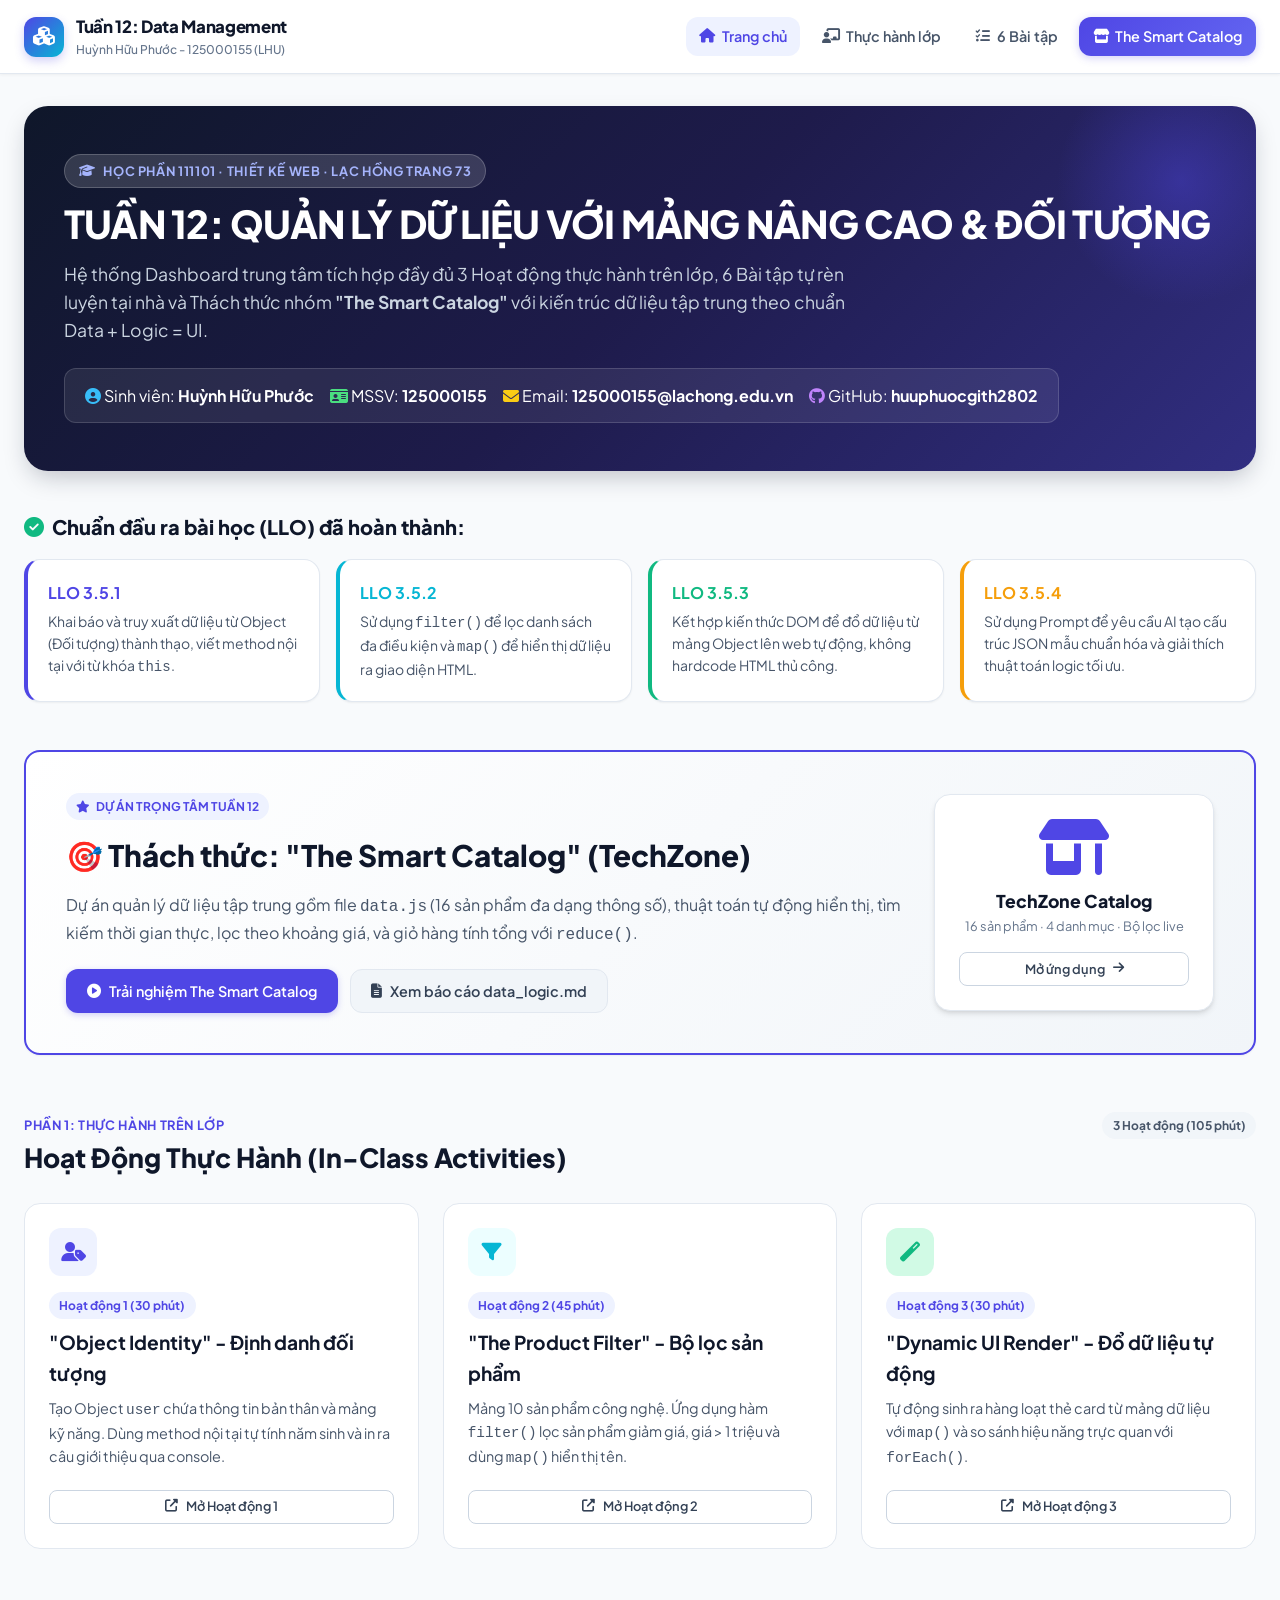
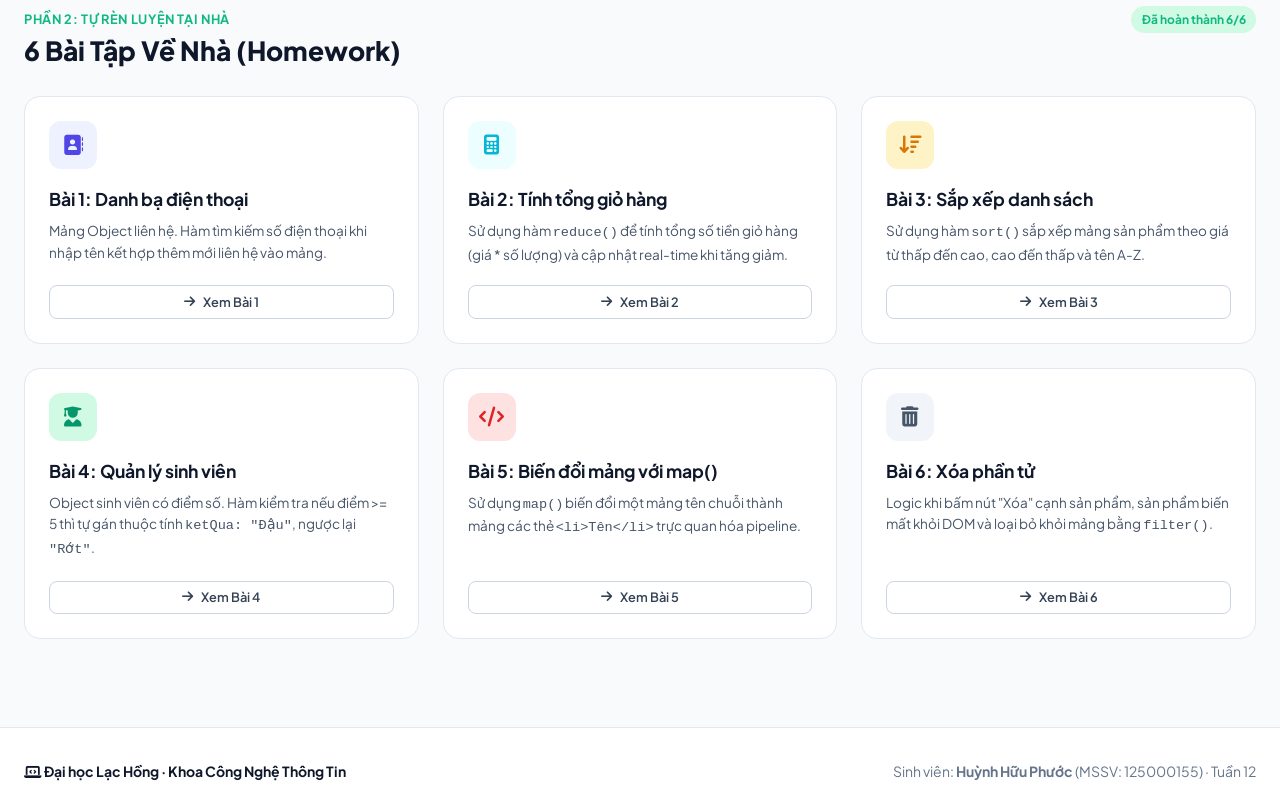
<file: index.html>
<!DOCTYPE html>
<html lang="vi">
<head>
  <meta charset="UTF-8">
  <meta name="viewport" content="width=device-width, initial-scale=1.0">
  <title>Tuần 12: Quản Lý Dữ Liệu Với Mảng Nâng Cao & Đối Tượng | Huỳnh Hữu Phước - 125000155</title>
  <link rel="preconnect" href="https://fonts.googleapis.com">
  <link rel="preconnect" href="https://fonts.gstatic.com" crossorigin>
  <link href="https://fonts.googleapis.com/css2?family=Plus+Jakarta+Sans:wght@400;500;600;700;800&family=JetBrains+Mono:wght@400;500;600&display=swap" rel="stylesheet">
  <link rel="stylesheet" href="https://cdnjs.cloudflare.com/ajax/libs/font-awesome/6.5.1/css/all.min.css">
  <link rel="stylesheet" href="assets/css/style.css">
  <style>
    .hero-banner {
      background: linear-gradient(135deg, #0f172a 0%, #1e1b4b 50%, #312e81 100%);
      color: white;
      border-radius: var(--radius-xl);
      padding: 3rem 2.5rem;
      position: relative;
      overflow: hidden;
      margin-bottom: 2.5rem;
      box-shadow: 0 10px 25px -5px rgba(15, 23, 42, 0.25);
    }
    .hero-banner::after {
      content: '';
      position: absolute;
      top: -50px;
      right: -50px;
      width: 250px;
      height: 250px;
      background: radial-gradient(circle, rgba(79, 70, 229, 0.4) 0%, transparent 70%);
      border-radius: 50%;
      pointer-events: none;
    }
    .feature-card {
      background: white;
      border-radius: var(--radius-lg);
      border: 1px solid var(--slate-200);
      padding: 1.5rem;
      transition: all var(--transition-normal);
      display: flex;
      flex-direction: column;
      position: relative;
    }
    .feature-card:hover {
      transform: translateY(-4px);
      box-shadow: var(--shadow-lg);
      border-color: var(--primary);
    }
    .card-icon-box {
      width: 48px;
      height: 48px;
      border-radius: var(--radius-md);
      display: flex;
      align-items: center;
      justify-content: center;
      font-size: 1.25rem;
      margin-bottom: 1rem;
    }
  </style>
</head>
<body>

  <!-- Navigation -->
  <nav class="navbar">
    <div class="nav-container">
      <a href="index.html" class="nav-brand">
        <div class="brand-icon"><i class="fas fa-cubes"></i></div>
        <div class="brand-info">
          <span class="brand-title">Tuần 12: Data Management</span>
          <span class="brand-subtitle">Huỳnh Hữu Phước - 125000155 (LHU)</span>
        </div>
      </a>
      <ul class="nav-links">
        <li><a href="index.html" class="nav-link active"><i class="fas fa-home"></i> Trang chủ</a></li>
        <li><a href="#in-class-section" class="nav-link"><i class="fas fa-chalkboard-teacher"></i> Thực hành lớp</a></li>
        <li><a href="#homework-section" class="nav-link"><i class="fas fa-tasks"></i> 6 Bài tập</a></li>
        <li><a href="challenge/the_smart_catalog.html" class="nav-link nav-btn-highlight"><i class="fas fa-store"></i> The Smart Catalog</a></li>
      </ul>
    </div>
  </nav>

  <!-- Main Container -->
  <main class="container">

    <!-- Hero Banner -->
    <section class="hero-banner">
      <div style="position: relative; z-index: 2;">
        <div class="header-badge" style="background: rgba(255, 255, 255, 0.15); color: #a5b4fc; border: 1px solid rgba(255, 255, 255, 0.2);">
          <i class="fas fa-graduation-cap"></i> Học phần 111101 · Thiết kế Web · Lạc Hồng Trang 73
        </div>
        <h1 style="font-size: 2.4rem; font-weight: 800; margin-bottom: 0.75rem; letter-spacing: -0.02em; line-height: 1.25;">
          TUẦN 12: QUẢN LÝ DỮ LIỆU VỚI MẢNG NÂNG CAO &amp; ĐỐI TƯỢNG
        </h1>
        <p style="color: #cbd5e1; font-size: 1.1rem; max-width: 820px; margin-bottom: 1.5rem; line-height: 1.6;">
          Hệ thống Dashboard trung tâm tích hợp đầy đủ 3 Hoạt động thực hành trên lớp, 6 Bài tập tự rèn luyện tại nhà và Thách thức nhóm <strong>"The Smart Catalog"</strong> với kiến trúc dữ liệu tập trung theo chuẩn Data + Logic = UI.
        </p>

        <!-- Student Metadata Badge -->
        <div style="display: flex; flex-wrap: wrap; align-items: center; gap: 1rem; background: rgba(255, 255, 255, 0.08); padding: 0.85rem 1.25rem; border-radius: var(--radius-md); border: 1px solid rgba(255, 255, 255, 0.15); width: fit-content;">
          <div><i class="fas fa-user-circle" style="color: #38bdf8;"></i> Sinh viên: <strong>Huỳnh Hữu Phước</strong></div>
          <div><i class="fas fa-id-card" style="color: #4ade80;"></i> MSSV: <strong>125000155</strong></div>
          <div><i class="fas fa-envelope" style="color: #facc15;"></i> Email: <strong>125000155@lachong.edu.vn</strong></div>
          <div><i class="fab fa-github" style="color: #c084fc;"></i> GitHub: <strong>huuphuocgith2802</strong></div>
        </div>
      </div>
    </section>

    <!-- Learning Outcomes (LLO) -->
    <section style="margin-bottom: 3rem;">
      <h3 style="font-size: 1.25rem; font-weight: 800; color: var(--dark); margin-bottom: 1rem; display: flex; align-items: center; gap: 0.5rem;">
        <i class="fas fa-check-circle" style="color: var(--success);"></i> Chuẩn đầu ra bài học (LLO) đã hoàn thành:
      </h3>
      <div style="display: grid; grid-template-columns: repeat(auto-fit, minmax(260px, 1fr)); gap: 1rem;">
        <div class="card" style="padding: 1.25rem; border-left: 4px solid var(--primary);">
          <strong style="color: var(--primary); display: block; margin-bottom: 0.25rem;">LLO 3.5.1</strong>
          <p style="font-size: 0.875rem; color: var(--slate-600); margin: 0;">Khai báo và truy xuất dữ liệu từ Object (Đối tượng) thành thạo, viết method nội tại với từ khóa <code>this</code>.</p>
        </div>
        <div class="card" style="padding: 1.25rem; border-left: 4px solid var(--secondary);">
          <strong style="color: var(--secondary); display: block; margin-bottom: 0.25rem;">LLO 3.5.2</strong>
          <p style="font-size: 0.875rem; color: var(--slate-600); margin: 0;">Sử dụng <code>filter()</code> để lọc danh sách đa điều kiện và <code>map()</code> để hiển thị dữ liệu ra giao diện HTML.</p>
        </div>
        <div class="card" style="padding: 1.25rem; border-left: 4px solid var(--success);">
          <strong style="color: var(--success); display: block; margin-bottom: 0.25rem;">LLO 3.5.3</strong>
          <p style="font-size: 0.875rem; color: var(--slate-600); margin: 0;">Kết hợp kiến thức DOM để đổ dữ liệu từ mảng Object lên web tự động, không hardcode HTML thủ công.</p>
        </div>
        <div class="card" style="padding: 1.25rem; border-left: 4px solid var(--warning);">
          <strong style="color: var(--warning); display: block; margin-bottom: 0.25rem;">LLO 3.5.4</strong>
          <p style="font-size: 0.875rem; color: var(--slate-600); margin: 0;">Sử dụng Prompt để yêu cầu AI tạo cấu trúc JSON mẫu chuẩn hóa và giải thích thuật toán logic tối ưu.</p>
        </div>
      </div>
    </section>

    <!-- Challenge Highlight Banner -->
    <section style="margin-bottom: 3.5rem;">
      <div class="card" style="background: linear-gradient(135deg, #ffffff 0%, #f1f5f9 100%); border: 2px solid var(--primary); overflow: hidden;">
        <div class="card-body" style="padding: 2.5rem;">
          <div style="display: flex; flex-wrap: wrap; align-items: center; justify-content: space-between; gap: 2rem;">
            <div style="flex: 1; min-width: 300px;">
              <span class="badge badge-primary" style="margin-bottom: 0.75rem;"><i class="fas fa-star"></i> DỰ ÁN TRỌNG TÂM TUẦN 12</span>
              <h2 style="font-size: 1.85rem; font-weight: 800; color: var(--dark); margin-bottom: 0.75rem;">
                🎯 Thách thức: "The Smart Catalog" (TechZone)
              </h2>
              <p style="color: var(--slate-600); font-size: 1rem; line-height: 1.6; margin-bottom: 1.25rem;">
                Dự án quản lý dữ liệu tập trung gồm file <code>data.js</code> (16 sản phẩm đa dạng thông số), thuật toán tự động hiển thị, tìm kiếm thời gian thực, lọc theo khoảng giá, và giỏ hàng tính tổng với <code>reduce()</code>.
              </p>
              <div style="display: flex; gap: 0.75rem; flex-wrap: wrap;">
                <a href="challenge/the_smart_catalog.html" class="btn btn-primary">
                  <i class="fas fa-play-circle"></i> Trải nghiệm The Smart Catalog
                </a>
                <a href="data_logic.md" class="btn btn-secondary">
                  <i class="fas fa-file-alt"></i> Xem báo cáo data_logic.md
                </a>
              </div>
            </div>
            <div style="width: 280px; text-align: center; background: white; padding: 1.5rem; border-radius: var(--radius-lg); border: 1px solid var(--slate-200); box-shadow: var(--shadow-md);">
              <i class="fas fa-store-alt" style="font-size: 3.5rem; color: var(--primary); margin-bottom: 0.75rem;"></i>
              <h4 style="font-size: 1.1rem; font-weight: 800; color: var(--dark);">TechZone Catalog</h4>
              <p style="font-size: 0.8rem; color: var(--slate-500); margin-bottom: 1rem;">16 sản phẩm · 4 danh mục · Bộ lọc live</p>
              <a href="challenge/the_smart_catalog.html" class="btn btn-sm btn-outline" style="width: 100%;">
                Mở ứng dụng <i class="fas fa-arrow-right"></i>
              </a>
            </div>
          </div>
        </div>
      </div>
    </section>

    <!-- SECTION 1: IN-CLASS ACTIVITIES -->
    <section id="in-class-section" style="margin-bottom: 3.5rem;">
      <div style="display: flex; align-items: baseline; justify-content: space-between; margin-bottom: 1.5rem;">
        <div>
          <span style="font-size: 0.8rem; font-weight: 700; color: var(--primary); text-transform: uppercase; letter-spacing: 0.05em;">Phần 1: Thực hành trên lớp</span>
          <h2 style="font-size: 1.65rem; font-weight: 800; color: var(--dark);">Hoạt Động Thực Hành (In-Class Activities)</h2>
        </div>
        <span class="badge badge-secondary">3 Hoạt động (105 phút)</span>
      </div>

      <div style="display: grid; grid-template-columns: repeat(auto-fit, minmax(320px, 1fr)); gap: 1.5rem;">
        
        <!-- HĐ 1 -->
        <div class="feature-card">
          <div class="card-icon-box" style="background: var(--primary-light); color: var(--primary);">
            <i class="fas fa-user-tag"></i>
          </div>
          <span class="badge badge-primary" style="width: fit-content; margin-bottom: 0.5rem;">Hoạt động 1 (30 phút)</span>
          <h3 style="font-size: 1.2rem; font-weight: 700; color: var(--dark); margin-bottom: 0.5rem;">"Object Identity" - Định danh đối tượng</h3>
          <p style="font-size: 0.9rem; color: var(--slate-600); margin-bottom: 1.25rem; flex-grow: 1;">
            Tạo Object <code>user</code> chứa thông tin bản thân và mảng kỹ năng. Dùng method nội tại tự tính năm sinh và in ra câu giới thiệu qua console.
          </p>
          <a href="in-class/hoatdong1.html" class="btn btn-outline btn-sm" style="width: 100%;">
            <i class="fas fa-external-link-alt"></i> Mở Hoạt động 1
          </a>
        </div>

        <!-- HĐ 2 -->
        <div class="feature-card">
          <div class="card-icon-box" style="background: var(--secondary-light); color: var(--secondary);">
            <i class="fas fa-filter"></i>
          </div>
          <span class="badge badge-primary" style="width: fit-content; margin-bottom: 0.5rem;">Hoạt động 2 (45 phút)</span>
          <h3 style="font-size: 1.2rem; font-weight: 700; color: var(--dark); margin-bottom: 0.5rem;">"The Product Filter" - Bộ lọc sản phẩm</h3>
          <p style="font-size: 0.9rem; color: var(--slate-600); margin-bottom: 1.25rem; flex-grow: 1;">
            Mảng 10 sản phẩm công nghệ. Ứng dụng hàm <code>filter()</code> lọc sản phẩm giảm giá, giá &gt; 1 triệu và dùng <code>map()</code> hiển thị tên.
          </p>
          <a href="in-class/hoatdong2.html" class="btn btn-outline btn-sm" style="width: 100%;">
            <i class="fas fa-external-link-alt"></i> Mở Hoạt động 2
          </a>
        </div>

        <!-- HĐ 3 -->
        <div class="feature-card">
          <div class="card-icon-box" style="background: var(--success-light); color: var(--success);">
            <i class="fas fa-magic"></i>
          </div>
          <span class="badge badge-primary" style="width: fit-content; margin-bottom: 0.5rem;">Hoạt động 3 (30 phút)</span>
          <h3 style="font-size: 1.2rem; font-weight: 700; color: var(--dark); margin-bottom: 0.5rem;">"Dynamic UI Render" - Đổ dữ liệu tự động</h3>
          <p style="font-size: 0.9rem; color: var(--slate-600); margin-bottom: 1.25rem; flex-grow: 1;">
            Tự động sinh ra hàng loạt thẻ card từ mảng dữ liệu với <code>map()</code> và so sánh hiệu năng trực quan với <code>forEach()</code>.
          </p>
          <a href="in-class/hoatdong3.html" class="btn btn-outline btn-sm" style="width: 100%;">
            <i class="fas fa-external-link-alt"></i> Mở Hoạt động 3
          </a>
        </div>

      </div>
    </section>

    <!-- SECTION 2: 6 HOMEWORK EXERCISES -->
    <section id="homework-section" style="margin-bottom: 3.5rem;">
      <div style="display: flex; align-items: baseline; justify-content: space-between; margin-bottom: 1.5rem;">
        <div>
          <span style="font-size: 0.8rem; font-weight: 700; color: var(--success); text-transform: uppercase; letter-spacing: 0.05em;">Phần 2: Tự rèn luyện tại nhà</span>
          <h2 style="font-size: 1.65rem; font-weight: 800; color: var(--dark);">6 Bài Tập Về Nhà (Homework)</h2>
        </div>
        <span class="badge badge-success">Đã hoàn thành 6/6</span>
      </div>

      <div style="display: grid; grid-template-columns: repeat(auto-fit, minmax(300px, 1fr)); gap: 1.5rem;">
        
        <!-- Bài 1 -->
        <div class="feature-card">
          <div class="card-icon-box" style="background: #eef2ff; color: #4f46e5;">
            <i class="fas fa-address-book"></i>
          </div>
          <h4 style="font-size: 1.1rem; font-weight: 700; color: var(--dark); margin-bottom: 0.4rem;">Bài 1: Danh bạ điện thoại</h4>
          <p style="font-size: 0.85rem; color: var(--slate-600); margin-bottom: 1.25rem; flex-grow: 1;">
            Mảng Object liên hệ. Hàm tìm kiếm số điện thoại khi nhập tên kết hợp thêm mới liên hệ vào mảng.
          </p>
          <a href="homework/bai1.html" class="btn btn-outline btn-sm" style="width: 100%;">
            <i class="fas fa-arrow-right"></i> Xem Bài 1
          </a>
        </div>

        <!-- Bài 2 -->
        <div class="feature-card">
          <div class="card-icon-box" style="background: #ecfeff; color: #06b6d4;">
            <i class="fas fa-calculator"></i>
          </div>
          <h4 style="font-size: 1.1rem; font-weight: 700; color: var(--dark); margin-bottom: 0.4rem;">Bài 2: Tính tổng giỏ hàng</h4>
          <p style="font-size: 0.85rem; color: var(--slate-600); margin-bottom: 1.25rem; flex-grow: 1;">
            Sử dụng hàm <code>reduce()</code> để tính tổng số tiền giỏ hàng (giá * số lượng) và cập nhật real-time khi tăng giảm.
          </p>
          <a href="homework/bai2.html" class="btn btn-outline btn-sm" style="width: 100%;">
            <i class="fas fa-arrow-right"></i> Xem Bài 2
          </a>
        </div>

        <!-- Bài 3 -->
        <div class="feature-card">
          <div class="card-icon-box" style="background: #fef3c7; color: #d97706;">
            <i class="fas fa-sort-amount-down"></i>
          </div>
          <h4 style="font-size: 1.1rem; font-weight: 700; color: var(--dark); margin-bottom: 0.4rem;">Bài 3: Sắp xếp danh sách</h4>
          <p style="font-size: 0.85rem; color: var(--slate-600); margin-bottom: 1.25rem; flex-grow: 1;">
            Sử dụng hàm <code>sort()</code> sắp xếp mảng sản phẩm theo giá từ thấp đến cao, cao đến thấp và tên A-Z.
          </p>
          <a href="homework/bai3.html" class="btn btn-outline btn-sm" style="width: 100%;">
            <i class="fas fa-arrow-right"></i> Xem Bài 3
          </a>
        </div>

        <!-- Bài 4 -->
        <div class="feature-card">
          <div class="card-icon-box" style="background: #d1fae5; color: #059669;">
            <i class="fas fa-user-graduate"></i>
          </div>
          <h4 style="font-size: 1.1rem; font-weight: 700; color: var(--dark); margin-bottom: 0.4rem;">Bài 4: Quản lý sinh viên</h4>
          <p style="font-size: 0.85rem; color: var(--slate-600); margin-bottom: 1.25rem; flex-grow: 1;">
            Object sinh viên có điểm số. Hàm kiểm tra nếu điểm &gt;= 5 thì tự gán thuộc tính <code>ketQua: "Đậu"</code>, ngược lại <code>"Rớt"</code>.
          </p>
          <a href="homework/bai4.html" class="btn btn-outline btn-sm" style="width: 100%;">
            <i class="fas fa-arrow-right"></i> Xem Bài 4
          </a>
        </div>

        <!-- Bài 5 -->
        <div class="feature-card">
          <div class="card-icon-box" style="background: #fee2e2; color: #dc2626;">
            <i class="fas fa-code"></i>
          </div>
          <h4 style="font-size: 1.1rem; font-weight: 700; color: var(--dark); margin-bottom: 0.4rem;">Bài 5: Biến đổi mảng với map()</h4>
          <p style="font-size: 0.85rem; color: var(--slate-600); margin-bottom: 1.25rem; flex-grow: 1;">
            Sử dụng <code>map()</code> biến đổi một mảng tên chuỗi thành mảng các thẻ <code>&lt;li&gt;Tên&lt;/li&gt;</code> trực quan hóa pipeline.
          </p>
          <a href="homework/bai5.html" class="btn btn-outline btn-sm" style="width: 100%;">
            <i class="fas fa-arrow-right"></i> Xem Bài 5
          </a>
        </div>

        <!-- Bài 6 -->
        <div class="feature-card">
          <div class="card-icon-box" style="background: #f1f5f9; color: #475569;">
            <i class="fas fa-trash-alt"></i>
          </div>
          <h4 style="font-size: 1.1rem; font-weight: 700; color: var(--dark); margin-bottom: 0.4rem;">Bài 6: Xóa phần tử</h4>
          <p style="font-size: 0.85rem; color: var(--slate-600); margin-bottom: 1.25rem; flex-grow: 1;">
            Logic khi bấm nút "Xóa" cạnh sản phẩm, sản phẩm biến mất khỏi DOM và loại bỏ khỏi mảng bằng <code>filter()</code>.
          </p>
          <a href="homework/bai6.html" class="btn btn-outline btn-sm" style="width: 100%;">
            <i class="fas fa-arrow-right"></i> Xem Bài 6
          </a>
        </div>

      </div>
    </section>

  </main>

  <!-- Footer -->
  <footer class="site-footer">
    <div class="footer-inner">
      <div class="footer-brand">
        <i class="fas fa-laptop-code"></i> Đại học Lạc Hồng · Khoa Công Nghệ Thông Tin
      </div>
      <div>Sinh viên: <strong>Huỳnh Hữu Phước</strong> (MSSV: 125000155) · Tuần 12</div>
    </div>
  </footer>

  <script src="assets/js/main.js"></script>
</body>
</html>
</file>
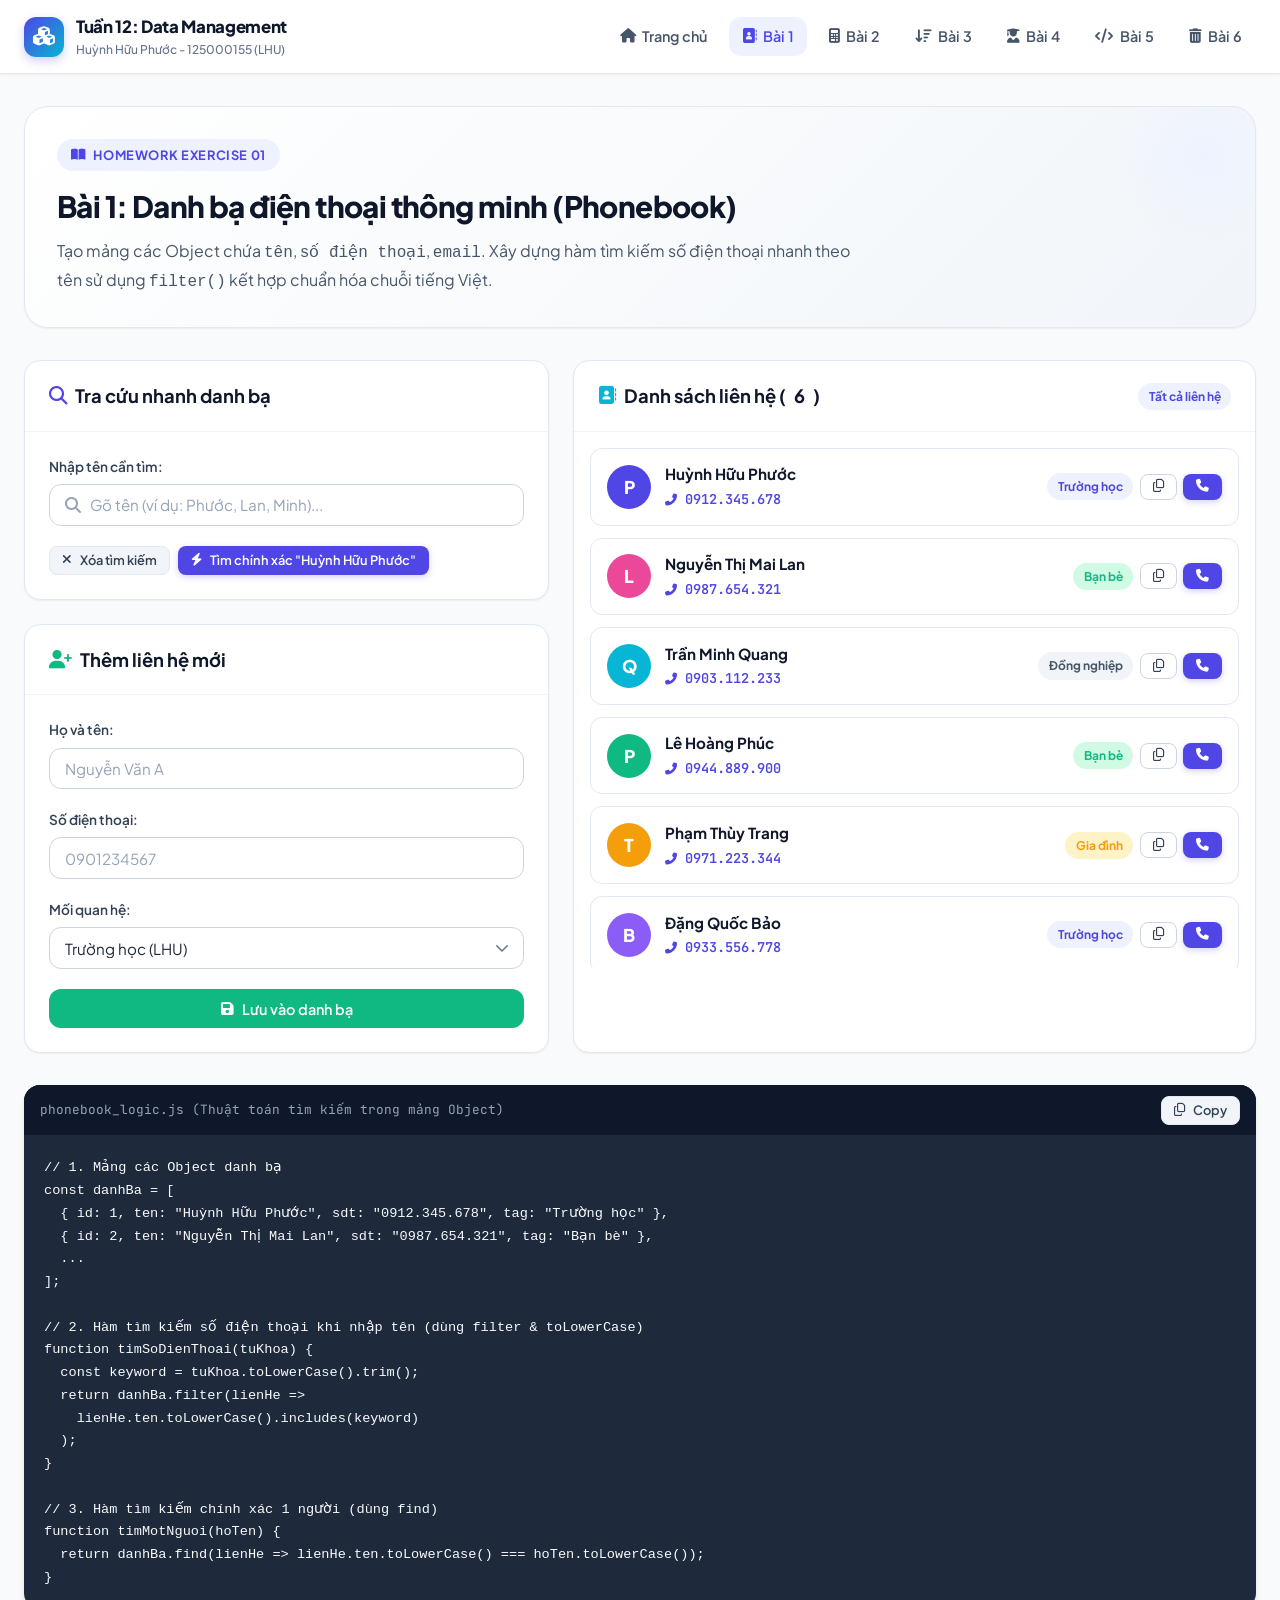
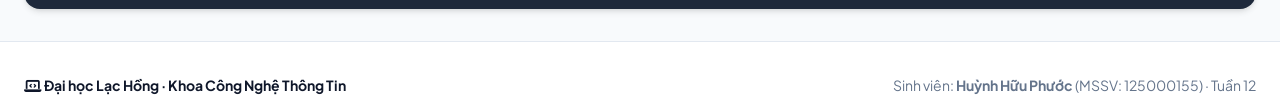
<file: homework/bai1.html>
<!DOCTYPE html>
<html lang="vi">
<head>
  <meta charset="UTF-8">
  <meta name="viewport" content="width=device-width, initial-scale=1.0">
  <title>Bài 1: Danh bạ điện thoại | Homework Tuần 12</title>
  <link rel="preconnect" href="https://fonts.googleapis.com">
  <link rel="preconnect" href="https://fonts.gstatic.com" crossorigin>
  <link href="https://fonts.googleapis.com/css2?family=Plus+Jakarta+Sans:wght@400;500;600;700;800&family=JetBrains+Mono:wght@400;500;600&display=swap" rel="stylesheet">
  <link rel="stylesheet" href="https://cdnjs.cloudflare.com/ajax/libs/font-awesome/6.5.1/css/all.min.css">
  <link rel="stylesheet" href="../assets/css/style.css">
</head>
<body>

  <!-- Navigation -->
  <nav class="navbar">
    <div class="nav-container">
      <a href="../index.html" class="nav-brand">
        <div class="brand-icon"><i class="fas fa-cubes"></i></div>
        <div class="brand-info">
          <span class="brand-title">Tuần 12: Data Management</span>
          <span class="brand-subtitle">Huỳnh Hữu Phước - 125000155 (LHU)</span>
        </div>
      </a>
      <ul class="nav-links">
        <li><a href="../index.html" class="nav-link"><i class="fas fa-home"></i> Trang chủ</a></li>
        <li><a href="bai1.html" class="nav-link active"><i class="fas fa-address-book"></i> Bài 1</a></li>
        <li><a href="bai2.html" class="nav-link"><i class="fas fa-calculator"></i> Bài 2</a></li>
        <li><a href="bai3.html" class="nav-link"><i class="fas fa-sort-amount-down"></i> Bài 3</a></li>
        <li><a href="bai4.html" class="nav-link"><i class="fas fa-user-graduate"></i> Bài 4</a></li>
        <li><a href="bai5.html" class="nav-link"><i class="fas fa-code"></i> Bài 5</a></li>
        <li><a href="bai6.html" class="nav-link"><i class="fas fa-trash-alt"></i> Bài 6</a></li>
      </ul>
    </div>
  </nav>

  <!-- Main Container -->
  <main class="container">
    <div class="page-header">
      <div class="header-badge"><i class="fas fa-book-open"></i> Homework Exercise 01</div>
      <h1 class="page-title">Bài 1: Danh bạ điện thoại thông minh (Phonebook)</h1>
      <p class="page-desc">
        Tạo mảng các Object chứa <code>tên</code>, <code>số điện thoại</code>, <code>email</code>. Xây dựng hàm tìm kiếm số điện thoại nhanh theo tên sử dụng <code>filter()</code> kết hợp chuẩn hóa chuỗi tiếng Việt.
      </p>
    </div>

    <!-- Main Workspace Grid -->
    <div style="display: grid; grid-template-columns: 1fr 1.3fr; gap: 1.5rem; margin-bottom: 2rem;">
      
      <!-- Left Column: Search & Add Contact -->
      <div style="display: flex; flex-direction: column; gap: 1.5rem;">
        
        <!-- Search Card -->
        <div class="card">
          <div class="card-header">
            <div class="card-title"><i class="fas fa-search" style="color: var(--primary);"></i> Tra cứu nhanh danh bạ</div>
          </div>
          <div class="card-body">
            <div class="form-group" style="position: relative;">
              <label class="form-label" for="search-input">Nhập tên cần tìm:</label>
              <div style="position: relative;">
                <input type="text" id="search-input" class="form-control" placeholder="Gõ tên (ví dụ: Phước, Lan, Minh)..." style="padding-left: 2.5rem;">
                <i class="fas fa-search" style="position: absolute; left: 1rem; top: 50%; transform: translateY(-50%); color: var(--slate-400);"></i>
              </div>
            </div>
            <div style="display: flex; gap: 0.5rem;">
              <button class="btn btn-secondary btn-sm" id="btn-clear-search"><i class="fas fa-times"></i> Xóa tìm kiếm</button>
              <button class="btn btn-primary btn-sm" id="btn-demo-find"><i class="fas fa-bolt"></i> Tìm chính xác "Huỳnh Hữu Phước"</button>
            </div>
          </div>
        </div>

        <!-- Add Contact Card -->
        <div class="card">
          <div class="card-header">
            <div class="card-title"><i class="fas fa-user-plus" style="color: var(--success);"></i> Thêm liên hệ mới</div>
          </div>
          <div class="card-body">
            <form id="add-contact-form">
              <div class="form-group">
                <label class="form-label" for="new-name">Họ và tên:</label>
                <input type="text" id="new-name" class="form-control" placeholder="Nguyễn Văn A" required>
              </div>
              <div class="form-group">
                <label class="form-label" for="new-phone">Số điện thoại:</label>
                <input type="tel" id="new-phone" class="form-control" placeholder="0901234567" required>
              </div>
              <div class="form-group">
                <label class="form-label" for="new-tag">Mối quan hệ:</label>
                <select id="new-tag" class="form-control form-select">
                  <option value="Bạn bè">Bạn bè</option>
                  <option value="Đồng nghiệp">Đồng nghiệp</option>
                  <option value="Gia đình">Gia đình</option>
                  <option value="Trường học" selected>Trường học (LHU)</option>
                </select>
              </div>
              <button type="submit" class="btn btn-success" style="width: 100%;">
                <i class="fas fa-save"></i> Lưu vào danh bạ
              </button>
            </form>
          </div>
        </div>

      </div>

      <!-- Right Column: Contact List Display -->
      <div class="card">
        <div class="card-header">
          <div class="card-title">
            <i class="fas fa-address-book" style="color: var(--secondary);"></i> Danh sách liên hệ (<span id="contact-count">0</span>)
          </div>
          <span class="badge badge-primary" id="search-status-tag">Tất cả liên hệ</span>
        </div>
        <div class="card-body" style="padding: 1rem;">
          <div id="contact-list-container" style="display: flex; flex-direction: column; gap: 0.75rem; max-height: 520px; overflow-y: auto;">
            <!-- Contacts rendered via JS -->
          </div>
        </div>
      </div>

    </div>

    <!-- Code Documentation -->
    <div class="code-panel">
      <div class="code-header">
        <span class="code-title">phonebook_logic.js (Thuật toán tìm kiếm trong mảng Object)</span>
        <button class="btn btn-sm btn-secondary" onclick="copyToClipboard(document.getElementById('code-phonebook').innerText)">
          <i class="far fa-copy"></i> Copy
        </button>
      </div>
      <pre class="code-content" id="code-phonebook"><code>// 1. Mảng các Object danh bạ
const danhBa = [
  { id: 1, ten: "Huỳnh Hữu Phước", sdt: "0912.345.678", tag: "Trường học" },
  { id: 2, ten: "Nguyễn Thị Mai Lan", sdt: "0987.654.321", tag: "Bạn bè" },
  ...
];

// 2. Hàm tìm kiếm số điện thoại khi nhập tên (dùng filter & toLowerCase)
function timSoDienThoai(tuKhoa) {
  const keyword = tuKhoa.toLowerCase().trim();
  return danhBa.filter(lienHe => 
    lienHe.ten.toLowerCase().includes(keyword)
  );
}

// 3. Hàm tìm kiếm chính xác 1 người (dùng find)
function timMotNguoi(hoTen) {
  return danhBa.find(lienHe => lienHe.ten.toLowerCase() === hoTen.toLowerCase());
}</code></pre>
    </div>

  </main>

  <!-- Footer -->
  <footer class="site-footer">
    <div class="footer-inner">
      <div class="footer-brand">
        <i class="fas fa-laptop-code"></i> Đại học Lạc Hồng · Khoa Công Nghệ Thông Tin
      </div>
      <div>Sinh viên: <strong>Huỳnh Hữu Phước</strong> (MSSV: 125000155) · Tuần 12</div>
    </div>
  </footer>

  <script src="../assets/js/main.js"></script>
  <script>
    // Dữ liệu danh bạ ban đầu
    const contacts = [
      { id: 1, ten: "Huỳnh Hữu Phước", sdt: "0912.345.678", email: "125000155@lachong.edu.vn", tag: "Trường học", avatarColor: "#4f46e5" },
      { id: 2, ten: "Nguyễn Thị Mai Lan", sdt: "0987.654.321", email: "lan.nguyen@gmail.com", tag: "Bạn bè", avatarColor: "#ec4899" },
      { id: 3, ten: "Trần Minh Quang", sdt: "0903.112.233", email: "quang.tran@lhu.edu.vn", tag: "Đồng nghiệp", avatarColor: "#06b6d4" },
      { id: 4, ten: "Lê Hoàng Phúc", sdt: "0944.889.900", email: "phuc.le@outlook.com", tag: "Bạn bè", avatarColor: "#10b981" },
      { id: 5, ten: "Phạm Thùy Trang", sdt: "0971.223.344", email: "trang.pham@gmail.com", tag: "Gia đình", avatarColor: "#f59e0b" },
      { id: 6, ten: "Đặng Quốc Bảo", sdt: "0933.556.778", email: "bao.dang@yahoo.com", tag: "Trường học", avatarColor: "#8b5cf6" }
    ];

    let currentList = [...contacts];

    // Hàm render danh sách liên hệ
    function renderContacts(items) {
      const container = document.getElementById('contact-list-container');
      document.getElementById('contact-count').textContent = items.length;

      if (items.length === 0) {
        container.innerHTML = `
          <div style="text-align: center; padding: 2.5rem 1rem; color: var(--slate-400);">
            <i class="fas fa-user-slash" style="font-size: 2.5rem; margin-bottom: 0.75rem;"></i>
            <p>Không tìm thấy liên hệ nào phù hợp!</p>
          </div>
        `;
        return;
      }

      container.innerHTML = items.map(c => {
        let tagClass = 'badge-primary';
        if (c.tag === 'Bạn bè') tagClass = 'badge-success';
        if (c.tag === 'Gia đình') tagClass = 'badge-warning';
        if (c.tag === 'Đồng nghiệp') tagClass = 'badge-secondary';

        const initial = c.ten.trim().split(' ').pop().charAt(0).toUpperCase();

        return `
          <div style="display: flex; align-items: center; justify-content: space-between; padding: 0.85rem 1rem; border-radius: var(--radius-md); border: 1px solid var(--slate-200); background: var(--white); transition: all 0.2s;" onmouseover="this.style.boxShadow='var(--shadow-sm)'" onmouseout="this.style.boxShadow='none'">
            <div style="display: flex; align-items: center; gap: 0.85rem;">
              <div style="width: 44px; height: 44px; border-radius: 50%; background-color: ${c.avatarColor}; color: white; display: flex; align-items: center; justify-content: center; font-weight: 800; font-size: 1.1rem;">
                ${initial}
              </div>
              <div>
                <h4 style="font-size: 0.95rem; font-weight: 700; color: var(--dark); margin-bottom: 0.15rem;">${c.ten}</h4>
                <div style="font-size: 0.85rem; color: var(--primary); font-weight: 600; font-family: var(--font-mono);">
                  <i class="fas fa-phone-alt" style="font-size: 0.75rem;"></i> ${c.sdt}
                </div>
              </div>
            </div>
            <div style="display: flex; align-items: center; gap: 0.4rem;">
              <span class="badge ${tagClass}">${c.tag}</span>
              <button class="btn btn-sm btn-outline" title="Sao chép số điện thoại" onclick="copyToClipboard('${c.sdt}', 'Đã sao chép SĐT của ${c.ten}!')">
                <i class="far fa-copy"></i>
              </button>
              <a href="tel:${c.sdt.replace(/[^0-9]/g, '')}" class="btn btn-sm btn-primary" title="Gọi điện">
                <i class="fas fa-phone"></i>
              </a>
            </div>
          </div>
        `;
      }).join('');
    }

    // Xử lý tìm kiếm theo tên
    const searchInput = document.getElementById('search-input');
    searchInput.addEventListener('input', (e) => {
      const keyword = e.target.value.toLowerCase().trim();
      if (!keyword) {
        currentList = [...contacts];
        document.getElementById('search-status-tag').textContent = 'Tất cả liên hệ';
      } else {
        // Sử dụng hàm filter() tìm tên
        currentList = contacts.filter(c => c.ten.toLowerCase().includes(keyword));
        document.getElementById('search-status-tag').textContent = `Kết quả lọc: "${keyword}"`;
      }
      renderContacts(currentList);
    });

    // Nút xóa tìm kiếm
    document.getElementById('btn-clear-search').addEventListener('click', () => {
      searchInput.value = '';
      currentList = [...contacts];
      document.getElementById('search-status-tag').textContent = 'Tất cả liên hệ';
      renderContacts(currentList);
    });

    // Nút tìm chính xác tên Huỳnh Hữu Phước
    document.getElementById('btn-demo-find').addEventListener('click', () => {
      searchInput.value = 'Huỳnh Hữu Phước';
      // Sử dụng find() để tìm kiếm
      const found = contacts.find(c => c.ten.toLowerCase().includes('huỳnh hữu phước'));
      if (found) {
        currentList = [found];
        renderContacts(currentList);
        document.getElementById('search-status-tag').textContent = 'Tìm thấy: Huỳnh Hữu Phước';
        showToast(`Tìm thấy số: ${found.sdt}`, 'success');
        console.log("Kết quả tìm kiếm find():", found);
      }
    });

    // Thêm liên hệ mới
    document.getElementById('add-contact-form').addEventListener('submit', (e) => {
      e.preventDefault();
      const ten = document.getElementById('new-name').value.trim();
      const sdt = document.getElementById('new-phone').value.trim();
      const tag = document.getElementById('new-tag').value;

      const colors = ["#4f46e5", "#06b6d4", "#10b981", "#ef4444", "#f59e0b", "#8b5cf6"];
      const randomColor = colors[Math.floor(Math.random() * colors.length)];

      const newContact = {
        id: Date.now(),
        ten,
        sdt,
        email: `${ten.toLowerCase().replace(/\s+/g, '')}@gmail.com`,
        tag,
        avatarColor: randomColor
      };

      contacts.unshift(newContact);
      searchInput.value = '';
      currentList = [...contacts];
      renderContacts(currentList);

      document.getElementById('new-name').value = '';
      document.getElementById('new-phone').value = '';

      showToast(`Đã thêm ${ten} vào danh bạ!`, 'success');
      console.log("Danh bạ sau khi thêm:", contacts);
    });

    // Khởi chạy ban đầu
    renderContacts(currentList);
    console.log("Bài 1: Danh bạ điện thoại sẵn sàng!");
  </script>
</body>
</html>
</file>
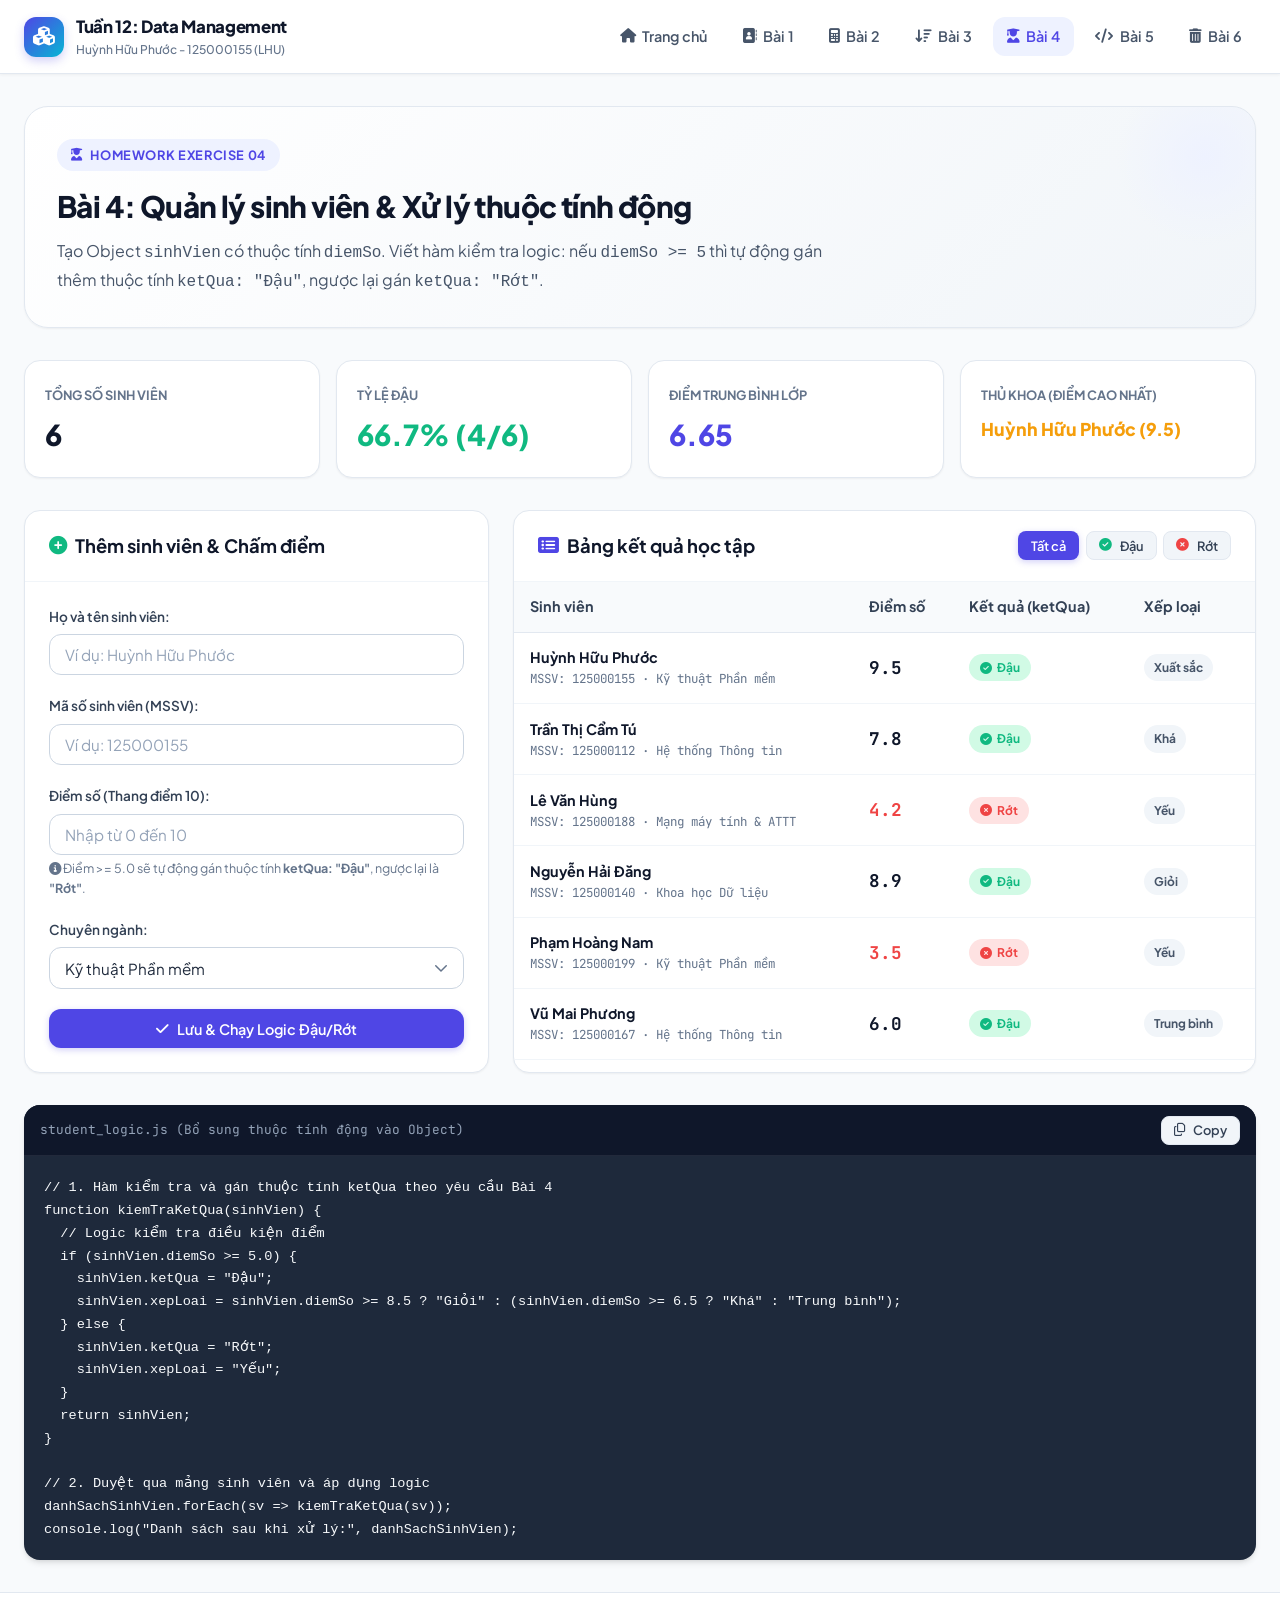
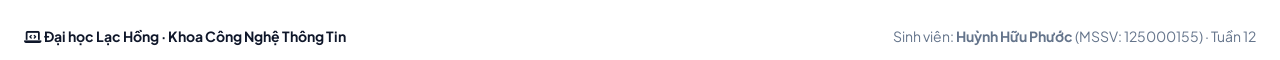
<file: homework/bai4.html>
<!DOCTYPE html>
<html lang="vi">
<head>
  <meta charset="UTF-8">
  <meta name="viewport" content="width=device-width, initial-scale=1.0">
  <title>Bài 4: Quản lý sinh viên & Kết quả đậu/rớt | Homework Tuần 12</title>
  <link rel="preconnect" href="https://fonts.googleapis.com">
  <link rel="preconnect" href="https://fonts.gstatic.com" crossorigin>
  <link href="https://fonts.googleapis.com/css2?family=Plus+Jakarta+Sans:wght@400;500;600;700;800&family=JetBrains+Mono:wght@400;500;600&display=swap" rel="stylesheet">
  <link rel="stylesheet" href="https://cdnjs.cloudflare.com/ajax/libs/font-awesome/6.5.1/css/all.min.css">
  <link rel="stylesheet" href="../assets/css/style.css">
</head>
<body>

  <!-- Navigation -->
  <nav class="navbar">
    <div class="nav-container">
      <a href="../index.html" class="nav-brand">
        <div class="brand-icon"><i class="fas fa-cubes"></i></div>
        <div class="brand-info">
          <span class="brand-title">Tuần 12: Data Management</span>
          <span class="brand-subtitle">Huỳnh Hữu Phước - 125000155 (LHU)</span>
        </div>
      </a>
      <ul class="nav-links">
        <li><a href="../index.html" class="nav-link"><i class="fas fa-home"></i> Trang chủ</a></li>
        <li><a href="bai1.html" class="nav-link"><i class="fas fa-address-book"></i> Bài 1</a></li>
        <li><a href="bai2.html" class="nav-link"><i class="fas fa-calculator"></i> Bài 2</a></li>
        <li><a href="bai3.html" class="nav-link"><i class="fas fa-sort-amount-down"></i> Bài 3</a></li>
        <li><a href="bai4.html" class="nav-link active"><i class="fas fa-user-graduate"></i> Bài 4</a></li>
        <li><a href="bai5.html" class="nav-link"><i class="fas fa-code"></i> Bài 5</a></li>
        <li><a href="bai6.html" class="nav-link"><i class="fas fa-trash-alt"></i> Bài 6</a></li>
      </ul>
    </div>
  </nav>

  <!-- Main Container -->
  <main class="container">
    <div class="page-header">
      <div class="header-badge"><i class="fas fa-user-graduate"></i> Homework Exercise 04</div>
      <h1 class="page-title">Bài 4: Quản lý sinh viên & Xử lý thuộc tính động</h1>
      <p class="page-desc">
        Tạo Object <code>sinhVien</code> có thuộc tính <code>diemSo</code>. Viết hàm kiểm tra logic: nếu <code>diemSo >= 5</code> thì tự động gán thêm thuộc tính <code>ketQua: "Đậu"</code>, ngược lại gán <code>ketQua: "Rớt"</code>.
      </p>
    </div>

    <!-- Stats Summary Row -->
    <div style="display: grid; grid-template-columns: repeat(auto-fit, minmax(220px, 1fr)); gap: 1rem; margin-bottom: 2rem;">
      <div class="card" style="padding: 1.25rem;">
        <span style="font-size: 0.8rem; color: var(--slate-500); font-weight: 700; text-transform: uppercase;">Tổng số sinh viên</span>
        <h3 id="stat-total-students" style="font-size: 1.8rem; font-weight: 800; color: var(--dark); margin-top: 0.25rem;">0</h3>
      </div>
      <div class="card" style="padding: 1.25rem;">
        <span style="font-size: 0.8rem; color: var(--slate-500); font-weight: 700; text-transform: uppercase;">Tỷ lệ Đậu</span>
        <h3 id="stat-pass-rate" style="font-size: 1.8rem; font-weight: 800; color: var(--success); margin-top: 0.25rem;">0%</h3>
      </div>
      <div class="card" style="padding: 1.25rem;">
        <span style="font-size: 0.8rem; color: var(--slate-500); font-weight: 700; text-transform: uppercase;">Điểm trung bình lớp</span>
        <h3 id="stat-avg-score" style="font-size: 1.8rem; font-weight: 800; color: var(--primary); margin-top: 0.25rem;">0.0</h3>
      </div>
      <div class="card" style="padding: 1.25rem;">
        <span style="font-size: 0.8rem; color: var(--slate-500); font-weight: 700; text-transform: uppercase;">Thủ khoa (Điểm cao nhất)</span>
        <h3 id="stat-top-student" style="font-size: 1.1rem; font-weight: 800; color: var(--warning); margin-top: 0.5rem; white-space: nowrap; overflow: hidden; text-overflow: ellipsis;">-</h3>
      </div>
    </div>

    <!-- Main Content Layout -->
    <div style="display: grid; grid-template-columns: 1fr 1.6fr; gap: 1.5rem; margin-bottom: 2rem;">
      
      <!-- Add Student Form -->
      <div class="card">
        <div class="card-header">
          <div class="card-title"><i class="fas fa-plus-circle" style="color: var(--success);"></i> Thêm sinh viên & Chấm điểm</div>
        </div>
        <div class="card-body">
          <form id="add-student-form">
            <div class="form-group">
              <label class="form-label" for="student-name">Họ và tên sinh viên:</label>
              <input type="text" id="student-name" class="form-control" placeholder="Ví dụ: Huỳnh Hữu Phước" required>
            </div>
            <div class="form-group">
              <label class="form-label" for="student-mssv">Mã số sinh viên (MSSV):</label>
              <input type="text" id="student-mssv" class="form-control" placeholder="Ví dụ: 125000155" required>
            </div>
            <div class="form-group">
              <label class="form-label" for="student-score">Điểm số (Thang điểm 10):</label>
              <input type="number" id="student-score" class="form-control" placeholder="Nhập từ 0 đến 10" min="0" max="10" step="0.1" required>
              <small style="color: var(--slate-500); font-size: 0.78rem; margin-top: 0.25rem; display: block;">
                <i class="fas fa-info-circle"></i> Điểm &gt;= 5.0 sẽ tự động gán thuộc tính <strong>ketQua: "Đậu"</strong>, ngược lại là <strong>"Rớt"</strong>.
              </small>
            </div>
            <div class="form-group">
              <label class="form-label" for="student-major">Chuyên ngành:</label>
              <select id="student-major" class="form-control form-select">
                <option value="Kỹ thuật Phần mềm">Kỹ thuật Phần mềm</option>
                <option value="Hệ thống Thông tin">Hệ thống Thông tin</option>
                <option value="Mạng máy tính & ATTT">Mạng máy tính & ATTT</option>
                <option value="Khoa học Dữ liệu">Khoa học Dữ liệu</option>
              </select>
            </div>
            <button type="submit" class="btn btn-primary" style="width: 100%;">
              <i class="fas fa-check"></i> Lưu & Chạy Logic Đậu/Rớt
            </button>
          </form>
        </div>
      </div>

      <!-- Student List Table -->
      <div class="card">
        <div class="card-header">
          <div class="card-title"><i class="fas fa-list-alt" style="color: var(--primary);"></i> Bảng kết quả học tập</div>
          <div style="display: flex; gap: 0.4rem;">
            <button class="btn btn-sm btn-primary filter-tab active" data-filter="all">Tất cả</button>
            <button class="btn btn-sm btn-secondary filter-tab" data-filter="dau"><i class="fas fa-check-circle" style="color: var(--success);"></i> Đậu</button>
            <button class="btn btn-sm btn-secondary filter-tab" data-filter="rot"><i class="fas fa-times-circle" style="color: var(--danger);"></i> Rớt</button>
          </div>
        </div>
        <div class="card-body" style="padding: 0; overflow-x: auto;">
          <table style="width: 100%; border-collapse: collapse; font-size: 0.9rem;">
            <thead>
              <tr style="background: var(--slate-50); border-bottom: 1.5px solid var(--slate-200); text-align: left;">
                <th style="padding: 0.85rem 1rem;">Sinh viên</th>
                <th style="padding: 0.85rem 1rem;">Điểm số</th>
                <th style="padding: 0.85rem 1rem;">Kết quả (ketQua)</th>
                <th style="padding: 0.85rem 1rem;">Xếp loại</th>
              </tr>
            </thead>
            <tbody id="student-table-body">
              <!-- Rendered via JS -->
            </tbody>
          </table>
        </div>
      </div>

    </div>

    <!-- Code Explanation -->
    <div class="code-panel">
      <div class="code-header">
        <span class="code-title">student_logic.js (Bổ sung thuộc tính động vào Object)</span>
        <button class="btn btn-sm btn-secondary" onclick="copyToClipboard(document.getElementById('code-student').innerText)">
          <i class="far fa-copy"></i> Copy
        </button>
      </div>
      <pre class="code-content" id="code-student"><code>// 1. Hàm kiểm tra và gán thuộc tính ketQua theo yêu cầu Bài 4
function kiemTraKetQua(sinhVien) {
  // Logic kiểm tra điều kiện điểm
  if (sinhVien.diemSo >= 5.0) {
    sinhVien.ketQua = "Đậu";
    sinhVien.xepLoai = sinhVien.diemSo >= 8.5 ? "Giỏi" : (sinhVien.diemSo >= 6.5 ? "Khá" : "Trung bình");
  } else {
    sinhVien.ketQua = "Rớt";
    sinhVien.xepLoai = "Yếu";
  }
  return sinhVien;
}

// 2. Duyệt qua mảng sinh viên và áp dụng logic
danhSachSinhVien.forEach(sv => kiemTraKetQua(sv));
console.log("Danh sách sau khi xử lý:", danhSachSinhVien);</code></pre>
    </div>

  </main>

  <!-- Footer -->
  <footer class="site-footer">
    <div class="footer-inner">
      <div class="footer-brand">
        <i class="fas fa-laptop-code"></i> Đại học Lạc Hồng · Khoa Công Nghệ Thông Tin
      </div>
      <div>Sinh viên: <strong>Huỳnh Hữu Phước</strong> (MSSV: 125000155) · Tuần 12</div>
    </div>
  </footer>

  <script src="../assets/js/main.js"></script>
  <script>
    // Dữ liệu ban đầu
    const studentsData = [
      { id: 1, hoTen: "Huỳnh Hữu Phước", mssv: "125000155", diemSo: 9.5, chuyenNganh: "Kỹ thuật Phần mềm" },
      { id: 2, hoTen: "Trần Thị Cẩm Tú", mssv: "125000112", diemSo: 7.8, chuyenNganh: "Hệ thống Thông tin" },
      { id: 3, hoTen: "Lê Văn Hùng", mssv: "125000188", diemSo: 4.2, chuyenNganh: "Mạng máy tính & ATTT" },
      { id: 4, hoTen: "Nguyễn Hải Đăng", mssv: "125000140", diemSo: 8.9, chuyenNganh: "Khoa học Dữ liệu" },
      { id: 5, hoTen: "Phạm Hoàng Nam", mssv: "125000199", diemSo: 3.5, chuyenNganh: "Kỹ thuật Phần mềm" },
      { id: 6, hoTen: "Vũ Mai Phương", mssv: "125000167", diemSo: 6.0, chuyenNganh: "Hệ thống Thông tin" }
    ];

    // HÀM XỬ LÝ THEO ĐÚNG YÊU CẦU BÀI 4
    function processStudentResult(sv) {
      if (sv.diemSo >= 5.0) {
        sv.ketQua = "Đậu";
        if (sv.diemSo >= 9.0) sv.xepLoai = "Xuất sắc";
        else if (sv.diemSo >= 8.0) sv.xepLoai = "Giỏi";
        else if (sv.diemSo >= 6.5) sv.xepLoai = "Khá";
        else sv.xepLoai = "Trung bình";
      } else {
        sv.ketQua = "Rớt";
        sv.xepLoai = "Yếu";
      }
      return sv;
    }

    // Xử lý toàn bộ mảng ban đầu
    studentsData.forEach(processStudentResult);

    let activeFilter = 'all';

    function renderStudentTable() {
      const tbody = document.getElementById('student-table-body');
      
      let filtered = studentsData;
      if (activeFilter === 'dau') {
        filtered = studentsData.filter(s => s.ketQua === 'Đậu');
      } else if (activeFilter === 'rot') {
        filtered = studentsData.filter(s => s.ketQua === 'Rớt');
      }

      if (filtered.length === 0) {
        tbody.innerHTML = `
          <tr>
            <td colspan="4" style="text-align: center; padding: 2rem; color: var(--slate-400);">
              Không có sinh viên nào trong danh mục này!
            </td>
          </tr>
        `;
        return;
      }

      tbody.innerHTML = filtered.map(sv => `
        <tr style="border-bottom: 1px solid var(--slate-100); transition: background-color 0.15s;" onmouseover="this.style.backgroundColor='var(--slate-50)'" onmouseout="this.style.backgroundColor='transparent'">
          <td style="padding: 0.85rem 1rem;">
            <div style="font-weight: 700; color: var(--dark);">${sv.hoTen}</div>
            <div style="font-size: 0.78rem; color: var(--slate-500); font-family: var(--font-mono);">MSSV: ${sv.mssv} · ${sv.chuyenNganh}</div>
          </td>
          <td style="padding: 0.85rem 1rem;">
            <strong style="font-size: 1.1rem; font-family: var(--font-mono); color: ${sv.diemSo >= 5 ? 'var(--dark)' : 'var(--danger)'};">
              ${sv.diemSo.toFixed(1)}
            </strong>
          </td>
          <td style="padding: 0.85rem 1rem;">
            <span class="badge ${sv.ketQua === 'Đậu' ? 'badge-success' : 'badge-danger'}">
              <i class="fas ${sv.ketQua === 'Đậu' ? 'fa-check-circle' : 'fa-times-circle'}"></i> ${sv.ketQua}
            </span>
          </td>
          <td style="padding: 0.85rem 1rem;">
            <span class="badge badge-secondary">${sv.xepLoai}</span>
          </td>
        </tr>
      `).join('');

      updateStatistics();
    }

    function updateStatistics() {
      const total = studentsData.length;
      const passCount = studentsData.filter(s => s.ketQua === 'Đậu').length;
      const passRate = total > 0 ? ((passCount / total) * 100).toFixed(1) : 0;
      
      const sumScores = studentsData.reduce((acc, s) => acc + s.diemSo, 0);
      const avgScore = total > 0 ? (sumScores / total).toFixed(2) : 0;

      // Tìm thủ khoa bằng reduce
      const topStudent = studentsData.reduce((prev, current) => {
        return (prev.diemSo > current.diemSo) ? prev : current;
      }, studentsData[0] || { hoTen: "Không có", diemSo: 0 });

      document.getElementById('stat-total-students').textContent = total;
      document.getElementById('stat-pass-rate').textContent = `${passRate}% (${passCount}/${total})`;
      document.getElementById('stat-avg-score').textContent = avgScore;
      document.getElementById('stat-top-student').textContent = `${topStudent.hoTen} (${topStudent.diemSo.toFixed(1)})`;
    }

    // Bộ lọc Đậu / Rớt
    const tabs = document.querySelectorAll('.filter-tab');
    tabs.forEach(tab => {
      tab.addEventListener('click', () => {
        tabs.forEach(t => {
          t.classList.remove('active', 'btn-primary');
          t.classList.add('btn-secondary');
        });
        tab.classList.remove('btn-secondary');
        tab.classList.add('active', 'btn-primary');

        activeFilter = tab.getAttribute('data-filter');
        renderStudentTable();
      });
    });

    // Thêm sinh viên mới
    document.getElementById('add-student-form').addEventListener('submit', (e) => {
      e.preventDefault();
      const hoTen = document.getElementById('student-name').value.trim();
      const mssv = document.getElementById('student-mssv').value.trim();
      const diemSo = parseFloat(document.getElementById('student-score').value);
      const chuyenNganh = document.getElementById('student-major').value;

      let newStudent = {
        id: Date.now(),
        hoTen,
        mssv,
        diemSo,
        chuyenNganh
      };

      // Gọi hàm kiểm tra để thêm thuộc tính ketQua: "Đậu" hoặc "Rớt"
      newStudent = processStudentResult(newStudent);

      studentsData.unshift(newStudent);
      renderStudentTable();

      // Reset form
      document.getElementById('student-name').value = '';
      document.getElementById('student-mssv').value = '';
      document.getElementById('student-score').value = '';

      showToast(`Đã thêm ${hoTen} - Kết quả: ${newStudent.ketQua}!`, newStudent.ketQua === 'Đậu' ? 'success' : 'danger');
      console.log("Sinh viên mới được thêm:", newStudent);
    });

    // Khởi chạy
    renderStudentTable();
    console.log("Bài 4: Quản lý sinh viên & Kết quả đậu rớt sẵn sàng!");
  </script>
</body>
</html>
</file>
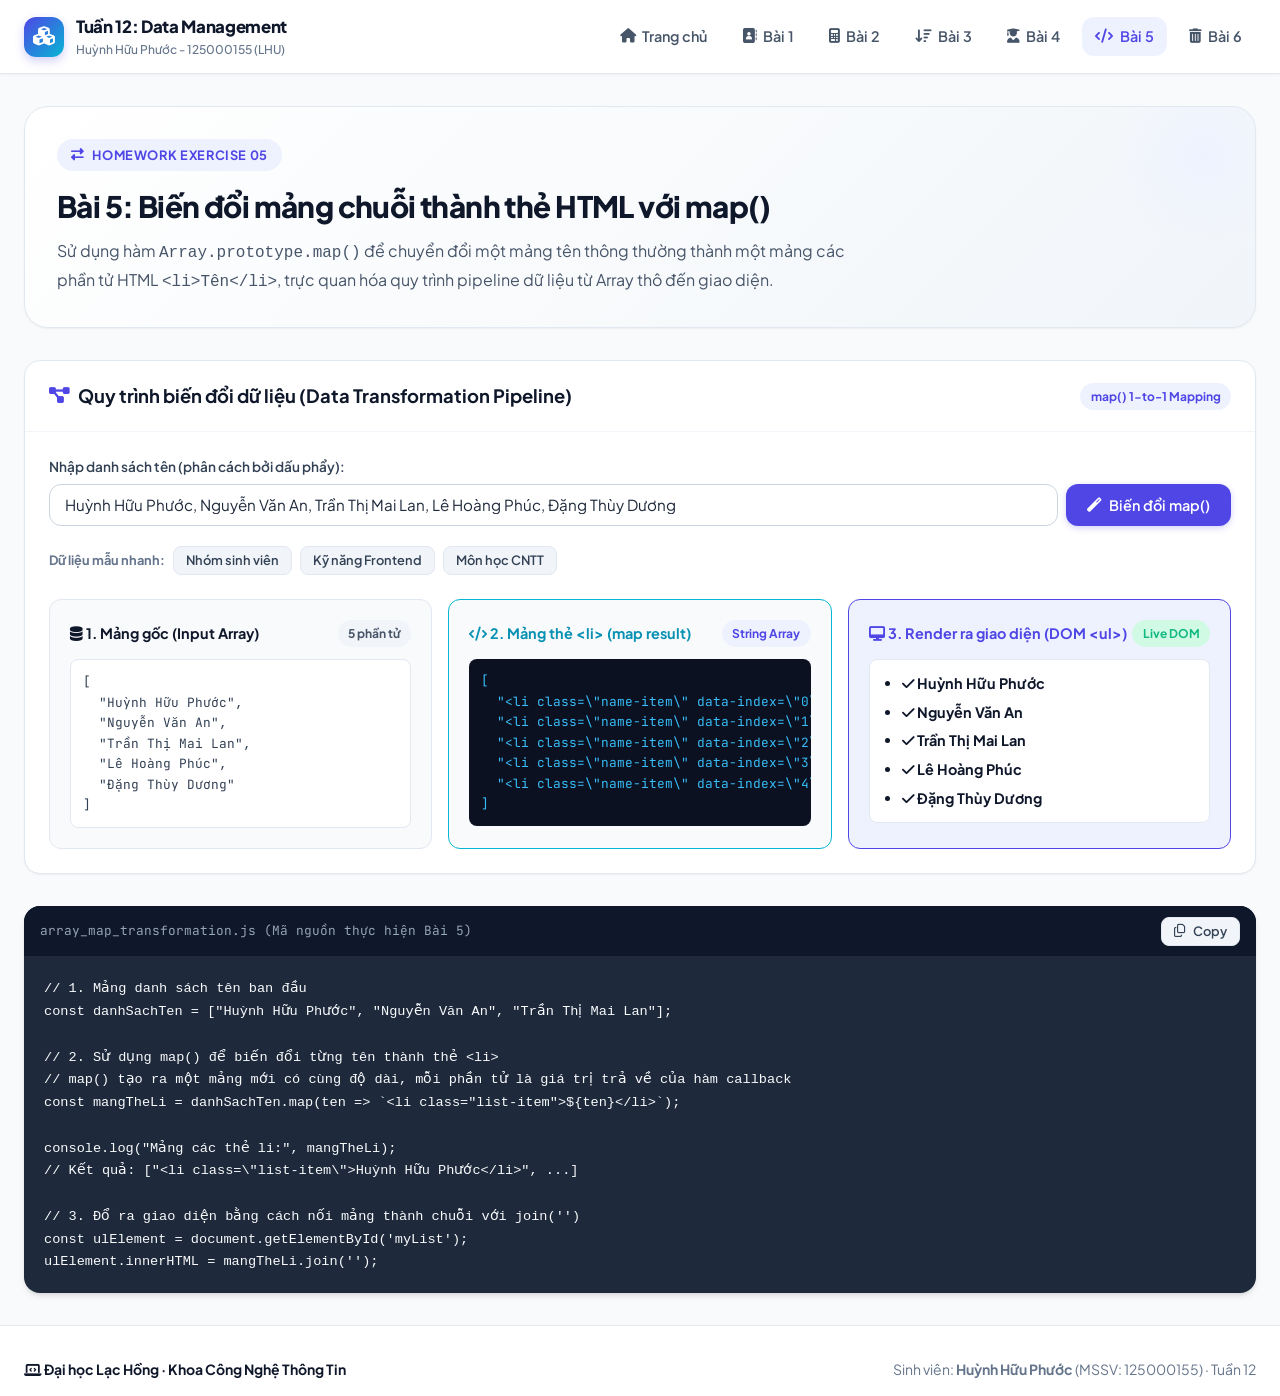
<file: homework/bai5.html>
<!DOCTYPE html>
<html lang="vi">
<head>
  <meta charset="UTF-8">
  <meta name="viewport" content="width=device-width, initial-scale=1.0">
  <title>Bài 5: Biến đổi mảng với map() | Homework Tuần 12</title>
  <link rel="preconnect" href="https://fonts.googleapis.com">
  <link rel="preconnect" href="https://fonts.gstatic.com" crossorigin>
  <link href="https://fonts.googleapis.com/css2?family=Plus+Jakarta+Sans:wght@400;500;600;700;800&family=JetBrains+Mono:wght@400;500;600&display=swap" rel="stylesheet">
  <link rel="stylesheet" href="https://cdnjs.cloudflare.com/ajax/libs/font-awesome/6.5.1/css/all.min.css">
  <link rel="stylesheet" href="../assets/css/style.css">
</head>
<body>

  <!-- Navigation -->
  <nav class="navbar">
    <div class="nav-container">
      <a href="../index.html" class="nav-brand">
        <div class="brand-icon"><i class="fas fa-cubes"></i></div>
        <div class="brand-info">
          <span class="brand-title">Tuần 12: Data Management</span>
          <span class="brand-subtitle">Huỳnh Hữu Phước - 125000155 (LHU)</span>
        </div>
      </a>
      <ul class="nav-links">
        <li><a href="../index.html" class="nav-link"><i class="fas fa-home"></i> Trang chủ</a></li>
        <li><a href="bai1.html" class="nav-link"><i class="fas fa-address-book"></i> Bài 1</a></li>
        <li><a href="bai2.html" class="nav-link"><i class="fas fa-calculator"></i> Bài 2</a></li>
        <li><a href="bai3.html" class="nav-link"><i class="fas fa-sort-amount-down"></i> Bài 3</a></li>
        <li><a href="bai4.html" class="nav-link"><i class="fas fa-user-graduate"></i> Bài 4</a></li>
        <li><a href="bai5.html" class="nav-link active"><i class="fas fa-code"></i> Bài 5</a></li>
        <li><a href="bai6.html" class="nav-link"><i class="fas fa-trash-alt"></i> Bài 6</a></li>
      </ul>
    </div>
  </nav>

  <!-- Main Container -->
  <main class="container">
    <div class="page-header">
      <div class="header-badge"><i class="fas fa-exchange-alt"></i> Homework Exercise 05</div>
      <h1 class="page-title">Bài 5: Biến đổi mảng chuỗi thành thẻ HTML với map()</h1>
      <p class="page-desc">
        Sử dụng hàm <code>Array.prototype.map()</code> để chuyển đổi một mảng tên thông thường thành một mảng các phần tử HTML <code>&lt;li&gt;Tên&lt;/li&gt;</code>, trực quan hóa quy trình pipeline dữ liệu từ Array thô đến giao diện.
      </p>
    </div>

    <!-- Transformation Pipeline Visualizer -->
    <div class="card" style="margin-bottom: 2rem;">
      <div class="card-header">
        <div class="card-title"><i class="fas fa-project-diagram" style="color: var(--primary);"></i> Quy trình biến đổi dữ liệu (Data Transformation Pipeline)</div>
        <span class="badge badge-primary">map() 1-to-1 Mapping</span>
      </div>
      <div class="card-body">
        
        <!-- Input Controls -->
        <div class="form-group">
          <label class="form-label" for="names-input">Nhập danh sách tên (phân cách bởi dấu phẩy):</label>
          <div style="display: flex; gap: 0.5rem;">
            <input type="text" id="names-input" class="form-control" value="Huỳnh Hữu Phước, Nguyễn Văn An, Trần Thị Mai Lan, Lê Hoàng Phúc, Đặng Thùy Dương">
            <button class="btn btn-primary" id="btn-transform" style="white-space: nowrap;">
              <i class="fas fa-magic"></i> Biến đổi map()
            </button>
          </div>
        </div>

        <!-- Preset buttons -->
        <div style="display: flex; align-items: center; gap: 0.5rem; flex-wrap: wrap; margin-bottom: 1.5rem;">
          <span style="font-size: 0.8rem; font-weight: 700; color: var(--slate-500);">Dữ liệu mẫu nhanh:</span>
          <button class="btn btn-sm btn-secondary preset-btn" data-preset="sinhvien">Nhóm sinh viên</button>
          <button class="btn btn-sm btn-secondary preset-btn" data-preset="kynang">Kỹ năng Frontend</button>
          <button class="btn btn-sm btn-secondary preset-btn" data-preset="monhoc">Môn học CNTT</button>
        </div>

        <!-- 3-Step Pipeline Flow -->
        <div style="display: grid; grid-template-columns: repeat(auto-fit, minmax(280px, 1fr)); gap: 1rem; align-items: stretch;">
          
          <!-- Step 1: Raw Array -->
          <div style="background: var(--slate-50); border: 1.5px solid var(--slate-200); border-radius: var(--radius-md); padding: 1.25rem;">
            <div style="display: flex; align-items: center; justify-content: space-between; margin-bottom: 0.75rem;">
              <strong style="color: var(--dark); font-size: 0.9rem;"><i class="fas fa-database"></i> 1. Mảng gốc (Input Array)</strong>
              <span class="badge badge-secondary" id="badge-input-count">5 items</span>
            </div>
            <pre id="display-raw-array" style="background: var(--white); border: 1px solid var(--slate-200); border-radius: var(--radius-sm); padding: 0.75rem; font-family: var(--font-mono); font-size: 0.8rem; overflow-x: auto; color: var(--slate-700); min-height: 120px;"></pre>
          </div>

          <!-- Step 2: Array of HTML strings -->
          <div style="background: var(--slate-50); border: 1.5px solid var(--secondary); border-radius: var(--radius-md); padding: 1.25rem;">
            <div style="display: flex; align-items: center; justify-content: space-between; margin-bottom: 0.75rem;">
              <strong style="color: var(--secondary-hover); font-size: 0.9rem;"><i class="fas fa-code"></i> 2. Mảng thẻ &lt;li&gt; (map result)</strong>
              <span class="badge badge-primary">String Array</span>
            </div>
            <pre id="display-html-array" style="background: #0b1120; border-radius: var(--radius-sm); padding: 0.75rem; font-family: var(--font-mono); font-size: 0.8rem; overflow-x: auto; color: #38bdf8; min-height: 120px;"></pre>
          </div>

          <!-- Step 3: Rendered DOM List -->
          <div style="background: var(--primary-light); border: 1.5px solid var(--primary); border-radius: var(--radius-md); padding: 1.25rem;">
            <div style="display: flex; align-items: center; justify-content: space-between; margin-bottom: 0.75rem;">
              <strong style="color: var(--primary); font-size: 0.9rem;"><i class="fas fa-desktop"></i> 3. Render ra giao diện (DOM &lt;ul&gt;)</strong>
              <span class="badge badge-success">Live DOM</span>
            </div>
            <div style="background: var(--white); border-radius: var(--radius-sm); padding: 0.75rem; min-height: 120px; border: 1px solid var(--slate-200);">
              <ul id="rendered-ul-list" style="padding-left: 1.25rem; font-size: 0.9rem; display: flex; flex-direction: column; gap: 0.35rem; color: var(--dark);">
                <!-- <li> elements rendered here -->
              </ul>
            </div>
          </div>

        </div>

      </div>
    </div>

    <!-- Code Explanation -->
    <div class="code-panel">
      <div class="code-header">
        <span class="code-title">array_map_transformation.js (Mã nguồn thực hiện Bài 5)</span>
        <button class="btn btn-sm btn-secondary" onclick="copyToClipboard(document.getElementById('code-map-transform').innerText)">
          <i class="far fa-copy"></i> Copy
        </button>
      </div>
      <pre class="code-content" id="code-map-transform"><code>// 1. Mảng danh sách tên ban đầu
const danhSachTen = ["Huỳnh Hữu Phước", "Nguyễn Văn An", "Trần Thị Mai Lan"];

// 2. Sử dụng map() để biến đổi từng tên thành thẻ &lt;li&gt;
// map() tạo ra một mảng mới có cùng độ dài, mỗi phần tử là giá trị trả về của hàm callback
const mangTheLi = danhSachTen.map(ten => `&lt;li class="list-item"&gt;${ten}&lt;/li&gt;`);

console.log("Mảng các thẻ li:", mangTheLi);
// Kết quả: ["&lt;li class=\"list-item\"&gt;Huỳnh Hữu Phước&lt;/li&gt;", ...]

// 3. Đổ ra giao diện bằng cách nối mảng thành chuỗi với join('')
const ulElement = document.getElementById('myList');
ulElement.innerHTML = mangTheLi.join('');</code></pre>
    </div>

  </main>

  <!-- Footer -->
  <footer class="site-footer">
    <div class="footer-inner">
      <div class="footer-brand">
        <i class="fas fa-laptop-code"></i> Đại học Lạc Hồng · Khoa Công Nghệ Thông Tin
      </div>
      <div>Sinh viên: <strong>Huỳnh Hữu Phước</strong> (MSSV: 125000155) · Tuần 12</div>
    </div>
  </footer>

  <script src="../assets/js/main.js"></script>
  <script>
    const presets = {
      sinhvien: ["Huỳnh Hữu Phước", "Nguyễn Văn An", "Trần Thị Mai Lan", "Lê Hoàng Phúc", "Đặng Thùy Dương"],
      kynang: ["HTML5 Semantics", "CSS3 Flexbox & Grid", "JavaScript Modern ES6+", "DOM Manipulation", "REST API & JSON"],
      monhoc: ["Thiết kế Web", "Cấu trúc dữ liệu & Giải thuật", "Cơ sở dữ liệu", "Lập trình hướng đối tượng", "Phân tích thiết kế hệ thống"]
    };

    function runTransformation(nameList) {
      document.getElementById('badge-input-count').textContent = `${nameList.length} phần tử`;

      // 1. Hiển thị mảng đầu vào
      document.getElementById('display-raw-array').textContent = JSON.stringify(nameList, null, 2);

      // 2. DÙNG HÀM MAP() BIẾN ĐỔI MẢNG THÀNH CÁC THẺ <li> THEO ĐÚNG BÀI 5
      const mangTheLi = nameList.map((ten, index) => `<li class="name-item" data-index="${index}"><i class="fas fa-check text-primary"></i> <strong>${ten}</strong></li>`);

      // Hiển thị mảng chuỗi kết quả
      document.getElementById('display-html-array').textContent = JSON.stringify(mangTheLi, null, 2);

      // 3. Đổ ra thẻ <ul>
      const ulContainer = document.getElementById('rendered-ul-list');
      ulContainer.innerHTML = mangTheLi.join('');

      console.log("Bài 5: Mảng đầu vào:", nameList);
      console.log("Bài 5: Mảng thẻ <li> từ map():", mangTheLi);
    }

    // Nút thực thi
    document.getElementById('btn-transform').addEventListener('click', () => {
      const rawText = document.getElementById('names-input').value;
      const list = rawText.split(',').map(item => item.trim()).filter(item => item.length > 0);
      if (list.length === 0) {
        showToast('Vui lòng nhập ít nhất 1 tên!', 'warning');
        return;
      }
      runTransformation(list);
      showToast(`Đã map() thành công ${list.length} thẻ <li>!`, 'success');
    });

    // Preset buttons
    document.querySelectorAll('.preset-btn').forEach(btn => {
      btn.addEventListener('click', () => {
        const key = btn.getAttribute('data-preset');
        const data = presets[key];
        document.getElementById('names-input').value = data.join(', ');
        runTransformation(data);
        showToast(`Đã nạp mẫu: ${btn.textContent}`, 'info');
      });
    });

    // Khởi chạy ban đầu
    runTransformation(presets.sinhvien);
    console.log("Bài 5: Biến đổi mảng với map() sẵn sàng!");
  </script>
</body>
</html>
</file>
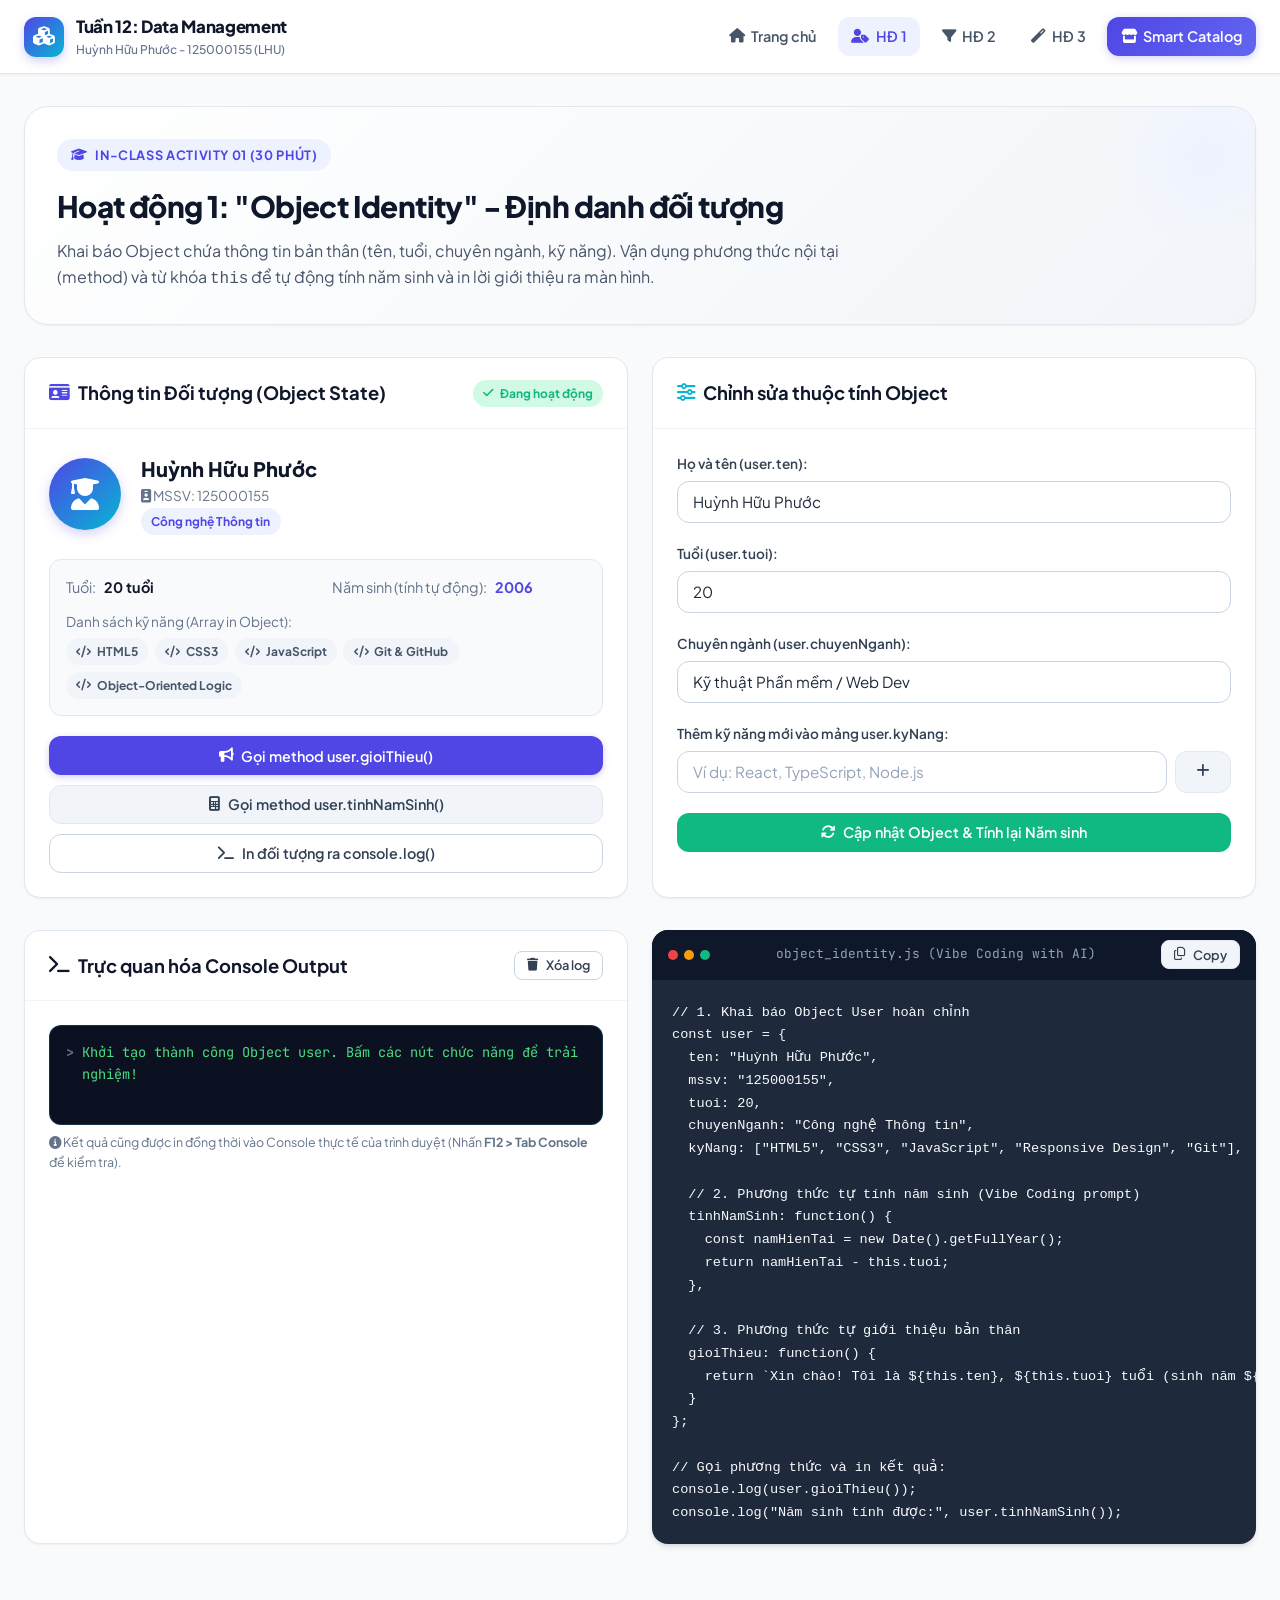
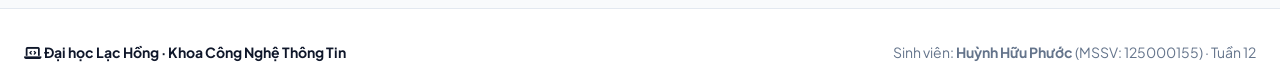
<file: in-class/hoatdong1.html>
<!DOCTYPE html>
<html lang="vi">
<head>
  <meta charset="UTF-8">
  <meta name="viewport" content="width=device-width, initial-scale=1.0">
  <title>Hoạt động 1: Object Identity - Định danh đối tượng | Tuần 12</title>
  <link rel="preconnect" href="https://fonts.googleapis.com">
  <link rel="preconnect" href="https://fonts.gstatic.com" crossorigin>
  <link href="https://fonts.googleapis.com/css2?family=Plus+Jakarta+Sans:wght@400;500;600;700;800&family=JetBrains+Mono:wght@400;500;600&display=swap" rel="stylesheet">
  <link rel="stylesheet" href="https://cdnjs.cloudflare.com/ajax/libs/font-awesome/6.5.1/css/all.min.css">
  <link rel="stylesheet" href="../assets/css/style.css">
</head>
<body>

  <!-- Navigation -->
  <nav class="navbar">
    <div class="nav-container">
      <a href="../index.html" class="nav-brand">
        <div class="brand-icon"><i class="fas fa-cubes"></i></div>
        <div class="brand-info">
          <span class="brand-title">Tuần 12: Data Management</span>
          <span class="brand-subtitle">Huỳnh Hữu Phước - 125000155 (LHU)</span>
        </div>
      </a>
      <ul class="nav-links">
        <li><a href="../index.html" class="nav-link"><i class="fas fa-home"></i> Trang chủ</a></li>
        <li><a href="hoatdong1.html" class="nav-link active"><i class="fas fa-user-tag"></i> HĐ 1</a></li>
        <li><a href="hoatdong2.html" class="nav-link"><i class="fas fa-filter"></i> HĐ 2</a></li>
        <li><a href="hoatdong3.html" class="nav-link"><i class="fas fa-magic"></i> HĐ 3</a></li>
        <li><a href="../challenge/the_smart_catalog.html" class="nav-link nav-btn-highlight"><i class="fas fa-store"></i> Smart Catalog</a></li>
      </ul>
    </div>
  </nav>

  <!-- Main Content -->
  <main class="container">
    <div class="page-header">
      <div class="header-badge"><i class="fas fa-graduation-cap"></i> In-Class Activity 01 (30 phút)</div>
      <h1 class="page-title">Hoạt động 1: "Object Identity" - Định danh đối tượng</h1>
      <p class="page-desc">
        Khai báo Object chứa thông tin bản thân (tên, tuổi, chuyên ngành, kỹ năng). Vận dụng phương thức nội tại (method) và từ khóa <code>this</code> để tự động tính năm sinh và in lời giới thiệu ra màn hình.
      </p>
    </div>

    <div style="display: grid; grid-template-columns: repeat(auto-fit, minmax(320px, 1fr)); gap: 1.5rem; margin-bottom: 2rem;">
      
      <!-- Interactive Profile Card -->
      <div class="card">
        <div class="card-header">
          <div class="card-title"><i class="fas fa-id-card" style="color: var(--primary);"></i> Thông tin Đối tượng (Object State)</div>
          <span class="badge badge-success"><i class="fas fa-check"></i> Đang hoạt động</span>
        </div>
        <div class="card-body">
          <div style="display: flex; align-items: center; gap: 1.25rem; margin-bottom: 1.5rem;">
            <div style="width: 72px; height: 72px; border-radius: 50%; background: linear-gradient(135deg, var(--primary), var(--secondary)); display: flex; align-items: center; justify-content: center; color: white; font-size: 2rem; box-shadow: 0 4px 12px var(--primary-glow);">
              <i class="fas fa-user-graduate"></i>
            </div>
            <div>
              <h3 id="display-name" style="font-size: 1.25rem; font-weight: 800; color: var(--dark);">Huỳnh Hữu Phước</h3>
              <p style="color: var(--slate-500); font-size: 0.85rem;"><i class="fas fa-id-badge"></i> MSSV: 125000155</p>
              <span class="badge badge-primary" id="display-major">Công nghệ Thông tin</span>
            </div>
          </div>

          <div style="background-color: var(--slate-50); border: 1px solid var(--slate-200); border-radius: var(--radius-md); padding: 1rem; margin-bottom: 1.25rem;">
            <div style="display: grid; grid-template-columns: 1fr 1fr; gap: 0.75rem; font-size: 0.9rem;">
              <div>
                <span style="color: var(--slate-500);">Tuổi:</span>
                <strong id="display-age" style="color: var(--dark); margin-left: 0.35rem;">20 tuổi</strong>
              </div>
              <div>
                <span style="color: var(--slate-500);">Năm sinh (tính tự động):</span>
                <strong id="display-birthyear" style="color: var(--primary); margin-left: 0.35rem;">2004</strong>
              </div>
            </div>
            <div style="margin-top: 0.75rem;">
              <span style="color: var(--slate-500); font-size: 0.85rem; display: block; margin-bottom: 0.35rem;">Danh sách kỹ năng (Array in Object):</span>
              <div id="skills-container" style="display: flex; flex-wrap: wrap; gap: 0.4rem;">
                <!-- Skills chips injected via JS -->
              </div>
            </div>
          </div>

          <!-- Controls -->
          <div style="display: flex; flex-direction: column; gap: 0.6rem;">
            <button class="btn btn-primary" id="btn-call-intro">
              <i class="fas fa-bullhorn"></i> Gọi method user.gioiThieu()
            </button>
            <button class="btn btn-secondary" id="btn-calc-birth">
              <i class="fas fa-calculator"></i> Gọi method user.tinhNamSinh()
            </button>
            <button class="btn btn-outline" id="btn-console-log">
              <i class="fas fa-terminal"></i> In đối tượng ra console.log()
            </button>
          </div>
        </div>
      </div>

      <!-- Update Object Attributes Form -->
      <div class="card">
        <div class="card-header">
          <div class="card-title"><i class="fas fa-sliders-h" style="color: var(--secondary);"></i> Chỉnh sửa thuộc tính Object</div>
        </div>
        <div class="card-body">
          <form id="edit-user-form">
            <div class="form-group">
              <label class="form-label" for="input-name">Họ và tên (user.ten):</label>
              <input type="text" id="input-name" class="form-control" value="Huỳnh Hữu Phước" required>
            </div>
            <div class="form-group">
              <label class="form-label" for="input-age">Tuổi (user.tuoi):</label>
              <input type="number" id="input-age" class="form-control" value="20" min="1" max="100" required>
            </div>
            <div class="form-group">
              <label class="form-label" for="input-major">Chuyên ngành (user.chuyenNganh):</label>
              <input type="text" id="input-major" class="form-control" value="Kỹ thuật Phần mềm / Web Dev" required>
            </div>
            <div class="form-group">
              <label class="form-label" for="input-new-skill">Thêm kỹ năng mới vào mảng user.kyNang:</label>
              <div style="display: flex; gap: 0.5rem;">
                <input type="text" id="input-new-skill" class="form-control" placeholder="Ví dụ: React, TypeScript, Node.js">
                <button type="button" class="btn btn-secondary" id="btn-add-skill"><i class="fas fa-plus"></i></button>
              </div>
            </div>
            <button type="submit" class="btn btn-success" style="width: 100%;">
              <i class="fas fa-sync-alt"></i> Cập nhật Object & Tính lại Năm sinh
            </button>
          </form>
        </div>
      </div>

    </div>

    <!-- Live Console Simulator & Code Explanation -->
    <div style="display: grid; grid-template-columns: repeat(auto-fit, minmax(320px, 1fr)); gap: 1.5rem; margin-bottom: 2rem;">
      
      <!-- Visual Console Box -->
      <div class="card">
        <div class="card-header">
          <div class="card-title"><i class="fas fa-terminal"></i> Trực quan hóa Console Output</div>
          <button class="btn btn-sm btn-outline" id="btn-clear-console"><i class="fas fa-trash"></i> Xóa log</button>
        </div>
        <div class="card-body">
          <div id="simulated-console" class="console-output">
            <!-- Simulated logs -->
          </div>
          <p style="font-size: 0.78rem; color: var(--slate-500); margin-top: 0.5rem;">
            <i class="fas fa-info-circle"></i> Kết quả cũng được in đồng thời vào Console thực tế của trình duyệt (Nhấn <strong>F12 &gt; Tab Console</strong> để kiểm tra).
          </p>
        </div>
      </div>

      <!-- Vibe Coding Prompt & Source Code -->
      <div class="code-panel">
        <div class="code-header">
          <div class="window-dots">
            <div class="dot dot-red"></div>
            <div class="dot dot-yellow"></div>
            <div class="dot dot-green"></div>
          </div>
          <span class="code-title">object_identity.js (Vibe Coding with AI)</span>
          <button class="btn btn-sm btn-secondary" onclick="copyToClipboard(document.getElementById('code-source').innerText)">
            <i class="far fa-copy"></i> Copy
          </button>
        </div>
        <pre class="code-content" id="code-source"><code>// 1. Khai báo Object User hoàn chỉnh
const user = {
  ten: "Huỳnh Hữu Phước",
  mssv: "125000155",
  tuoi: 20,
  chuyenNganh: "Công nghệ Thông tin",
  kyNang: ["HTML5", "CSS3", "JavaScript", "Responsive Design", "Git"],
  
  // 2. Phương thức tự tính năm sinh (Vibe Coding prompt)
  tinhNamSinh: function() {
    const namHienTai = new Date().getFullYear();
    return namHienTai - this.tuoi;
  },

  // 3. Phương thức tự giới thiệu bản thân
  gioiThieu: function() {
    return `Xin chào! Tôi là ${this.ten}, ${this.tuoi} tuổi (sinh năm ${this.tinhNamSinh()}), chuyên ngành ${this.chuyenNganh}. Kỹ năng: ${this.kyNang.join(', ')}.`;
  }
};

// Gọi phương thức và in kết quả:
console.log(user.gioiThieu());
console.log("Năm sinh tính được:", user.tinhNamSinh());</code></pre>
      </div>

    </div>

  </main>

  <!-- Footer -->
  <footer class="site-footer">
    <div class="footer-inner">
      <div class="footer-brand">
        <i class="fas fa-laptop-code"></i> Đại học Lạc Hồng · Khoa Công Nghệ Thông Tin
      </div>
      <div>Sinh viên: <strong>Huỳnh Hữu Phước</strong> (MSSV: 125000155) · Tuần 12</div>
    </div>
  </footer>

  <script src="../assets/js/main.js"></script>
  <script>
    // Console Simulator instance
    const simConsole = new ConsoleSimulator('simulated-console');

    // 1. Khởi tạo Object User
    const user = {
      ten: "Huỳnh Hữu Phước",
      mssv: "125000155",
      tuoi: 20,
      chuyenNganh: "Công nghệ Thông tin",
      kyNang: ["HTML5", "CSS3", "JavaScript", "Git & GitHub", "Object-Oriented Logic"],
      
      // Vibe Coding: Thêm phương thức tự tính năm sinh dựa trên thuộc tính tuoi và Date()
      tinhNamSinh: function() {
        const namHienTai = new Date().getFullYear();
        return namHienTai - this.tuoi;
      },

      // Phương thức tự giới thiệu bản thân
      gioiThieu: function() {
        return `Xin chào! Tôi là ${this.ten}, sinh viên MSSV ${this.mssv}, hiện ${this.tuoi} tuổi (sinh năm ${this.tinhNamSinh()}), chuyên ngành ${this.chuyenNganh}. Kỹ năng nổi bật: ${this.kyNang.join(', ')}.`;
      }
    };

    // Render hàm cập nhật giao diện
    function updateUI() {
      document.getElementById('display-name').textContent = user.ten;
      document.getElementById('display-age').textContent = `${user.tuoi} tuổi`;
      document.getElementById('display-major').textContent = user.chuyenNganh;
      document.getElementById('display-birthyear').textContent = user.tinhNamSinh();

      const skillsContainer = document.getElementById('skills-container');
      skillsContainer.innerHTML = '';
      user.kyNang.forEach(skill => {
        const chip = document.createElement('span');
        chip.className = 'badge badge-secondary';
        chip.innerHTML = `<i class="fas fa-code"></i> ${skill}`;
        skillsContainer.appendChild(chip);
      });
    }

    // Gắn sự kiện
    document.getElementById('btn-call-intro').addEventListener('click', () => {
      const intro = user.gioiThieu();
      console.log("[user.gioiThieu()]:", intro);
      simConsole.log(`[user.gioiThieu()]: "${intro}"`, 'info');
      showToast('Đã gọi user.gioiThieu() thành công!', 'success');
    });

    document.getElementById('btn-calc-birth').addEventListener('click', () => {
      const birthYear = user.tinhNamSinh();
      const msg = `Năm hiện tại: ${new Date().getFullYear()} - Tuổi: ${user.tuoi} => Năm sinh: ${birthYear}`;
      console.log("[user.tinhNamSinh()]:", birthYear);
      simConsole.log(`[user.tinhNamSinh()]: ${msg}`, 'success');
      showToast(`Năm sinh tính tự động: ${birthYear}`, 'info');
    });

    document.getElementById('btn-console-log').addEventListener('click', () => {
      console.log("Object User:", user);
      simConsole.log(`Đối tượng user = {\n  ten: "${user.ten}",\n  tuoi: ${user.tuoi},\n  chuyenNganh: "${user.chuyenNganh}",\n  kyNang: [${user.kyNang.map(s => `"${s}"`).join(', ')}]\n}`, 'info');
      showToast('Đã in user Object ra console.log()!', 'primary');
    });

    document.getElementById('btn-clear-console').addEventListener('click', () => {
      simConsole.clear();
      showToast('Đã làm sạch màn hình console', 'info');
    });

    // Thêm kỹ năng mới
    document.getElementById('btn-add-skill').addEventListener('click', () => {
      const input = document.getElementById('input-new-skill');
      const val = input.value.trim();
      if (val) {
        user.kyNang.push(val);
        input.value = '';
        updateUI();
        simConsole.log(`Đã thêm kỹ năng mới vào user.kyNang: "${val}"`, 'success');
        showToast(`Đã thêm: ${val}`, 'success');
      }
    });

    // Cập nhật form
    document.getElementById('edit-user-form').addEventListener('submit', (e) => {
      e.preventDefault();
      user.ten = document.getElementById('input-name').value.trim();
      user.tuoi = parseInt(document.getElementById('input-age').value) || 20;
      user.chuyenNganh = document.getElementById('input-major').value.trim();
      updateUI();
      simConsole.log(`Đã cập nhật Object user! Năm sinh mới: ${user.tinhNamSinh()}`, 'success');
      showToast('Cập nhật thuộc tính Object thành công!', 'success');
    });

    // Khởi tạo ban đầu
    updateUI();
    simConsole.log("Khởi tạo thành công Object user. Bấm các nút chức năng để trải nghiệm!", "success");
    console.log("Khởi tạo Object User Hoạt động 1:", user);
  </script>
</body>
</html>
</file>
<file: assets/css/style.css>
/* ==========================================================================
   TUẦN 12: DATA MANAGEMENT WITH ADVANCED ARRAYS & OBJECTS
   Author: Huỳnh Hữu Phước (MSSV: 125000155) - Đại học Lạc Hồng
   Shared Design System: style.css
   ========================================================================== */

:root {
  --primary: #4f46e5;
  --primary-hover: #4338ca;
  --primary-light: #eef2ff;
  --primary-glow: rgba(79, 70, 229, 0.25);

  --secondary: #06b6d4;
  --secondary-hover: #0891b2;
  --secondary-light: #ecfeff;

  --success: #10b981;
  --success-hover: #059669;
  --success-light: #d1fae5;

  --danger: #ef4444;
  --danger-hover: #dc2626;
  --danger-light: #fee2e2;

  --warning: #f59e0b;
  --warning-hover: #d97706;
  --warning-light: #fef3c7;

  --dark: #0f172a;
  --slate-800: #1e293b;
  --slate-700: #334155;
  --slate-600: #475569;
  --slate-500: #64748b;
  --slate-400: #94a3b8;
  --slate-300: #cbd5e1;
  --slate-200: #e2e8f0;
  --slate-100: #f1f5f9;
  --slate-50: #f8fafc;
  --white: #ffffff;

  --font-main: 'Plus Jakarta Sans', system-ui, -apple-system, BlinkMacSystemFont, 'Segoe UI', Roboto, sans-serif;
  --font-mono: 'JetBrains Mono', 'Fira Code', Consolas, Monaco, monospace;

  --radius-sm: 8px;
  --radius-md: 12px;
  --radius-lg: 16px;
  --radius-xl: 24px;
  --radius-full: 9999px;

  --shadow-sm: 0 1px 2px 0 rgba(0, 0, 0, 0.05);
  --shadow-md: 0 4px 6px -1px rgba(0, 0, 0, 0.1), 0 2px 4px -2px rgba(0, 0, 0, 0.1);
  --shadow-lg: 0 10px 15px -3px rgba(0, 0, 0, 0.1), 0 4px 6px -4px rgba(0, 0, 0, 0.1);
  --shadow-xl: 0 20px 25px -5px rgba(0, 0, 0, 0.1), 0 8px 10px -6px rgba(0, 0, 0, 0.1);

  --transition-fast: 0.15s ease;
  --transition-normal: 0.25s ease;
  --transition-slow: 0.4s ease;
}

*, *::before, *::after {
  box-sizing: border-box;
  margin: 0;
  padding: 0;
}

html {
  scroll-behavior: smooth;
  font-size: 16px;
}

body {
  font-family: var(--font-main);
  background-color: #f8fafc;
  color: var(--slate-700);
  line-height: 1.6;
  min-height: 100vh;
  display: flex;
  flex-direction: column;
}

/* ==========================================================================
   Navigation Bar
   ========================================================================== */
.navbar {
  position: sticky;
  top: 0;
  z-index: 100;
  background: rgba(255, 255, 255, 0.92);
  backdrop-filter: blur(12px);
  -webkit-backdrop-filter: blur(12px);
  border-bottom: 1px solid var(--slate-200);
  box-shadow: 0 1px 3px rgba(0, 0, 0, 0.05);
}

.nav-container {
  max-width: 1280px;
  margin: 0 auto;
  padding: 0.85rem 1.5rem;
  display: flex;
  align-items: center;
  justify-content: space-between;
  gap: 1rem;
}

.nav-brand {
  display: flex;
  align-items: center;
  gap: 0.75rem;
  text-decoration: none;
  color: var(--dark);
  font-weight: 700;
  font-size: 1.15rem;
}

.brand-icon {
  width: 40px;
  height: 40px;
  border-radius: var(--radius-md);
  background: linear-gradient(135deg, var(--primary), var(--secondary));
  color: var(--white);
  display: flex;
  align-items: center;
  justify-content: center;
  font-size: 1.2rem;
  box-shadow: 0 4px 10px var(--primary-glow);
}

.brand-info {
  display: flex;
  flex-direction: column;
}

.brand-title {
  font-size: 1.05rem;
  font-weight: 800;
  color: var(--dark);
  letter-spacing: -0.02em;
}

.brand-subtitle {
  font-size: 0.75rem;
  color: var(--slate-500);
  font-weight: 500;
}

.nav-links {
  display: flex;
  align-items: center;
  gap: 0.5rem;
  list-style: none;
}

.nav-link {
  display: inline-flex;
  align-items: center;
  gap: 0.4rem;
  padding: 0.5rem 0.85rem;
  border-radius: var(--radius-md);
  text-decoration: none;
  color: var(--slate-600);
  font-size: 0.9rem;
  font-weight: 600;
  transition: all var(--transition-fast);
}

.nav-link:hover {
  color: var(--primary);
  background-color: var(--primary-light);
}

.nav-link.active {
  color: var(--primary);
  background-color: var(--primary-light);
}

.nav-btn-highlight {
  background: linear-gradient(135deg, var(--primary), #6366f1);
  color: var(--white) !important;
  box-shadow: 0 2px 8px var(--primary-glow);
}

.nav-btn-highlight:hover {
  background: linear-gradient(135deg, var(--primary-hover), var(--primary)) !important;
  transform: translateY(-1px);
}

/* ==========================================================================
   Layout Containers
   ========================================================================== */
.container {
  max-width: 1280px;
  margin: 0 auto;
  padding: 2rem 1.5rem;
  width: 100%;
}

.page-header {
  margin-bottom: 2rem;
  background: linear-gradient(135deg, #ffffff, #f1f5f9);
  padding: 2rem;
  border-radius: var(--radius-xl);
  border: 1px solid var(--slate-200);
  box-shadow: var(--shadow-sm);
  position: relative;
  overflow: hidden;
}

.page-header::after {
  content: '';
  position: absolute;
  top: -40px;
  right: -40px;
  width: 180px;
  height: 180px;
  background: radial-gradient(circle, var(--primary-light) 0%, transparent 70%);
  border-radius: 50%;
  pointer-events: none;
}

.header-badge {
  display: inline-flex;
  align-items: center;
  gap: 0.5rem;
  padding: 0.35rem 0.85rem;
  background-color: var(--primary-light);
  color: var(--primary);
  border-radius: var(--radius-full);
  font-size: 0.8rem;
  font-weight: 700;
  text-transform: uppercase;
  letter-spacing: 0.05em;
  margin-bottom: 0.75rem;
}

.page-title {
  font-size: 1.85rem;
  font-weight: 800;
  color: var(--dark);
  letter-spacing: -0.02em;
  margin-bottom: 0.5rem;
}

.page-desc {
  font-size: 1rem;
  color: var(--slate-600);
  max-width: 800px;
}

/* ==========================================================================
   Card System
   ========================================================================== */
.card {
  background-color: var(--white);
  border-radius: var(--radius-lg);
  border: 1px solid var(--slate-200);
  box-shadow: var(--shadow-sm);
  transition: all var(--transition-normal);
  overflow: hidden;
}

.card:hover {
  box-shadow: var(--shadow-md);
}

.card-header {
  padding: 1.25rem 1.5rem;
  border-bottom: 1px solid var(--slate-100);
  display: flex;
  align-items: center;
  justify-content: space-between;
  gap: 1rem;
}

.card-title {
  font-size: 1.15rem;
  font-weight: 700;
  color: var(--dark);
  display: flex;
  align-items: center;
  gap: 0.5rem;
}

.card-body {
  padding: 1.5rem;
}

.card-footer {
  padding: 1rem 1.5rem;
  border-top: 1px solid var(--slate-100);
  background-color: var(--slate-50);
  display: flex;
  align-items: center;
  justify-content: space-between;
  gap: 1rem;
}

/* ==========================================================================
   Buttons & Inputs
   ========================================================================== */
.btn {
  display: inline-flex;
  align-items: center;
  justify-content: center;
  gap: 0.5rem;
  padding: 0.6rem 1.25rem;
  font-family: inherit;
  font-size: 0.9rem;
  font-weight: 600;
  border-radius: var(--radius-md);
  border: 1px solid transparent;
  cursor: pointer;
  transition: all var(--transition-fast);
  text-decoration: none;
  white-space: nowrap;
}

.btn:active {
  transform: scale(0.98);
}

.btn-primary {
  background-color: var(--primary);
  color: var(--white);
  box-shadow: 0 2px 6px var(--primary-glow);
}

.btn-primary:hover {
  background-color: var(--primary-hover);
}

.btn-secondary {
  background-color: var(--slate-100);
  color: var(--slate-700);
  border-color: var(--slate-200);
}

.btn-secondary:hover {
  background-color: var(--slate-200);
  color: var(--dark);
}

.btn-success {
  background-color: var(--success);
  color: var(--white);
}

.btn-success:hover {
  background-color: var(--success-hover);
}

.btn-danger {
  background-color: var(--danger);
  color: var(--white);
}

.btn-danger:hover {
  background-color: var(--danger-hover);
}

.btn-outline {
  background: transparent;
  border-color: var(--slate-300);
  color: var(--slate-700);
}

.btn-outline:hover {
  border-color: var(--primary);
  color: var(--primary);
  background-color: var(--primary-light);
}

.btn-sm {
  padding: 0.35rem 0.75rem;
  font-size: 0.8rem;
  border-radius: var(--radius-sm);
}

.btn-lg {
  padding: 0.85rem 1.75rem;
  font-size: 1rem;
}

/* Form Controls */
.form-group {
  margin-bottom: 1.25rem;
}

.form-label {
  display: block;
  font-size: 0.85rem;
  font-weight: 600;
  color: var(--slate-700);
  margin-bottom: 0.4rem;
}

.form-control {
  width: 100%;
  padding: 0.65rem 0.95rem;
  font-family: inherit;
  font-size: 0.95rem;
  color: var(--slate-800);
  background-color: var(--white);
  border: 1.5px solid var(--slate-300);
  border-radius: var(--radius-md);
  transition: all var(--transition-fast);
  outline: none;
}

.form-control:focus {
  border-color: var(--primary);
  box-shadow: 0 0 0 3px var(--primary-glow);
}

.form-control::placeholder {
  color: var(--slate-400);
}

.form-select {
  appearance: none;
  background-image: url("data:image/svg+xml,%3Csvg xmlns='http://www.w3.org/2000/svg' fill='none' viewBox='0 0 24 24' stroke='%2364748b'%3E%3Cpath stroke-linecap='round' stroke-linejoin='round' stroke-width='2' d='M19 9l-7 7-7-7'%3E%3C/path%3E%3C/svg%3E");
  background-repeat: no-repeat;
  background-position: right 0.75rem center;
  background-size: 1.15rem;
  padding-right: 2.5rem;
}

/* ==========================================================================
   Badges, Pills & Status
   ========================================================================== */
.badge {
  display: inline-flex;
  align-items: center;
  gap: 0.35rem;
  padding: 0.25rem 0.65rem;
  font-size: 0.75rem;
  font-weight: 700;
  border-radius: var(--radius-full);
}

.badge-primary { background: var(--primary-light); color: var(--primary); }
.badge-success { background: var(--success-light); color: var(--success); }
.badge-danger { background: var(--danger-light); color: var(--danger); }
.badge-warning { background: var(--warning-light); color: var(--warning); }
.badge-secondary { background: var(--slate-100); color: var(--slate-600); }

/* ==========================================================================
   Code & Console Visualizer
   ========================================================================== */
.code-panel {
  background-color: var(--slate-800);
  color: #f8fafc;
  border-radius: var(--radius-lg);
  overflow: hidden;
  box-shadow: var(--shadow-md);
}

.code-header {
  background-color: var(--dark);
  padding: 0.65rem 1rem;
  display: flex;
  align-items: center;
  justify-content: space-between;
  border-bottom: 1px solid rgba(255, 255, 255, 0.08);
}

.window-dots {
  display: flex;
  gap: 6px;
}

.dot {
  width: 10px;
  height: 10px;
  border-radius: 50%;
}
.dot-red { background-color: #ef4444; }
.dot-yellow { background-color: #f59e0b; }
.dot-green { background-color: #10b981; }

.code-title {
  font-size: 0.8rem;
  font-family: var(--font-mono);
  color: var(--slate-400);
}

.code-content {
  padding: 1.25rem;
  font-family: var(--font-mono);
  font-size: 0.85rem;
  line-height: 1.6;
  overflow-x: auto;
  white-space: pre;
}

.console-output {
  background-color: #0b1120;
  color: #38bdf8;
  font-family: var(--font-mono);
  font-size: 0.85rem;
  padding: 1rem;
  border-radius: var(--radius-md);
  border: 1px solid rgba(56, 189, 248, 0.2);
  min-height: 100px;
  max-height: 300px;
  overflow-y: auto;
}

.console-line {
  margin-bottom: 0.4rem;
  display: flex;
  align-items: flex-start;
  gap: 0.5rem;
}

.console-line::before {
  content: '>';
  color: var(--slate-500);
  font-weight: 700;
}

.console-success { color: #4ade80; }
.console-warn { color: #facc15; }
.console-error { color: #f87171; }
.console-info { color: #38bdf8; }

/* ==========================================================================
   Product Grid & Cards (Modern E-commerce Catalog)
   ========================================================================== */
.product-grid {
  display: grid;
  grid-template-columns: repeat(auto-fill, minmax(260px, 1fr));
  gap: 1.5rem;
}

.product-card {
  background: var(--white);
  border-radius: var(--radius-lg);
  border: 1px solid var(--slate-200);
  overflow: hidden;
  box-shadow: var(--shadow-sm);
  transition: all var(--transition-normal);
  display: flex;
  flex-direction: column;
  position: relative;
}

.product-card:hover {
  transform: translateY(-4px);
  box-shadow: var(--shadow-lg);
  border-color: var(--slate-300);
}

.product-img-wrapper {
  position: relative;
  width: 100%;
  padding-top: 75%;
  background-color: var(--slate-50);
  overflow: hidden;
}

.product-img {
  position: absolute;
  top: 0;
  left: 0;
  width: 100%;
  height: 100%;
  object-fit: cover;
  transition: transform var(--transition-slow);
}

.product-card:hover .product-img {
  transform: scale(1.05);
}

.product-badge-sale {
  position: absolute;
  top: 10px;
  left: 10px;
  background: linear-gradient(135deg, #ef4444, #dc2626);
  color: var(--white);
  padding: 0.25rem 0.6rem;
  border-radius: var(--radius-full);
  font-size: 0.72rem;
  font-weight: 800;
  box-shadow: 0 2px 6px rgba(239, 68, 68, 0.4);
}

.product-category-tag {
  position: absolute;
  top: 10px;
  right: 10px;
  background: rgba(15, 23, 42, 0.7);
  backdrop-filter: blur(4px);
  color: var(--white);
  padding: 0.2rem 0.55rem;
  border-radius: var(--radius-sm);
  font-size: 0.7rem;
  font-weight: 600;
}

.product-info {
  padding: 1.25rem;
  display: flex;
  flex-direction: column;
  flex-grow: 1;
}

.product-title {
  font-size: 1rem;
  font-weight: 700;
  color: var(--dark);
  margin-bottom: 0.35rem;
  line-height: 1.4;
  display: -webkit-box;
  -webkit-line-clamp: 2;
  -webkit-box-orient: vertical;
  overflow: hidden;
}

.product-rating {
  display: flex;
  align-items: center;
  gap: 0.3rem;
  font-size: 0.8rem;
  color: #f59e0b;
  margin-bottom: 0.6rem;
}

.rating-count {
  color: var(--slate-400);
  font-size: 0.75rem;
}

.product-price-box {
  margin-top: auto;
  margin-bottom: 1rem;
  display: flex;
  align-items: baseline;
  gap: 0.5rem;
}

.price-current {
  font-size: 1.2rem;
  font-weight: 800;
  color: var(--danger);
}

.price-original {
  font-size: 0.85rem;
  color: var(--slate-400);
  text-decoration: line-through;
}

.product-specs {
  display: flex;
  flex-wrap: wrap;
  gap: 0.35rem;
  margin-bottom: 1rem;
}

.spec-chip {
  font-size: 0.7rem;
  background-color: var(--slate-100);
  color: var(--slate-600);
  padding: 0.2rem 0.45rem;
  border-radius: var(--radius-sm);
}

/* ==========================================================================
   Toast Notifications
   ========================================================================== */
#toast-container {
  position: fixed;
  bottom: 24px;
  right: 24px;
  z-index: 1000;
  display: flex;
  flex-direction: column;
  gap: 10px;
  pointer-events: none;
}

.toast {
  background: var(--white);
  color: var(--slate-800);
  padding: 0.85rem 1.25rem;
  border-radius: var(--radius-md);
  box-shadow: var(--shadow-xl);
  border-left: 4px solid var(--primary);
  display: flex;
  align-items: center;
  gap: 0.75rem;
  font-size: 0.9rem;
  font-weight: 600;
  pointer-events: auto;
  animation: slideIn 0.3s cubic-bezier(0.16, 1, 0.3, 1) forwards;
  max-width: 380px;
}

.toast.toast-success { border-left-color: var(--success); }
.toast.toast-danger { border-left-color: var(--danger); }
.toast.toast-warning { border-left-color: var(--warning); }

@keyframes slideIn {
  from { opacity: 0; transform: translateX(50px); }
  to { opacity: 1; transform: translateX(0); }
}

@keyframes fadeOut {
  from { opacity: 1; transform: translateX(0); }
  to { opacity: 0; transform: translateX(50px); }
}

/* ==========================================================================
   Footer
   ========================================================================== */
.site-footer {
  margin-top: auto;
  background-color: var(--white);
  border-top: 1px solid var(--slate-200);
  padding: 2rem 0;
  color: var(--slate-500);
  font-size: 0.875rem;
}

.footer-inner {
  max-width: 1280px;
  margin: 0 auto;
  padding: 0 1.5rem;
  display: flex;
  flex-wrap: wrap;
  align-items: center;
  justify-content: space-between;
  gap: 1rem;
}

.footer-brand {
  font-weight: 700;
  color: var(--dark);
}

/* ==========================================================================
   Responsive Utilities
   ========================================================================== */
@media (max-width: 768px) {
  .nav-container {
    flex-direction: column;
    align-items: flex-start;
  }
  
  .nav-links {
    flex-wrap: wrap;
    width: 100%;
  }

  .page-header {
    padding: 1.5rem;
  }

  .product-grid {
    grid-template-columns: repeat(auto-fill, minmax(200px, 1fr));
  }
}
</file>
